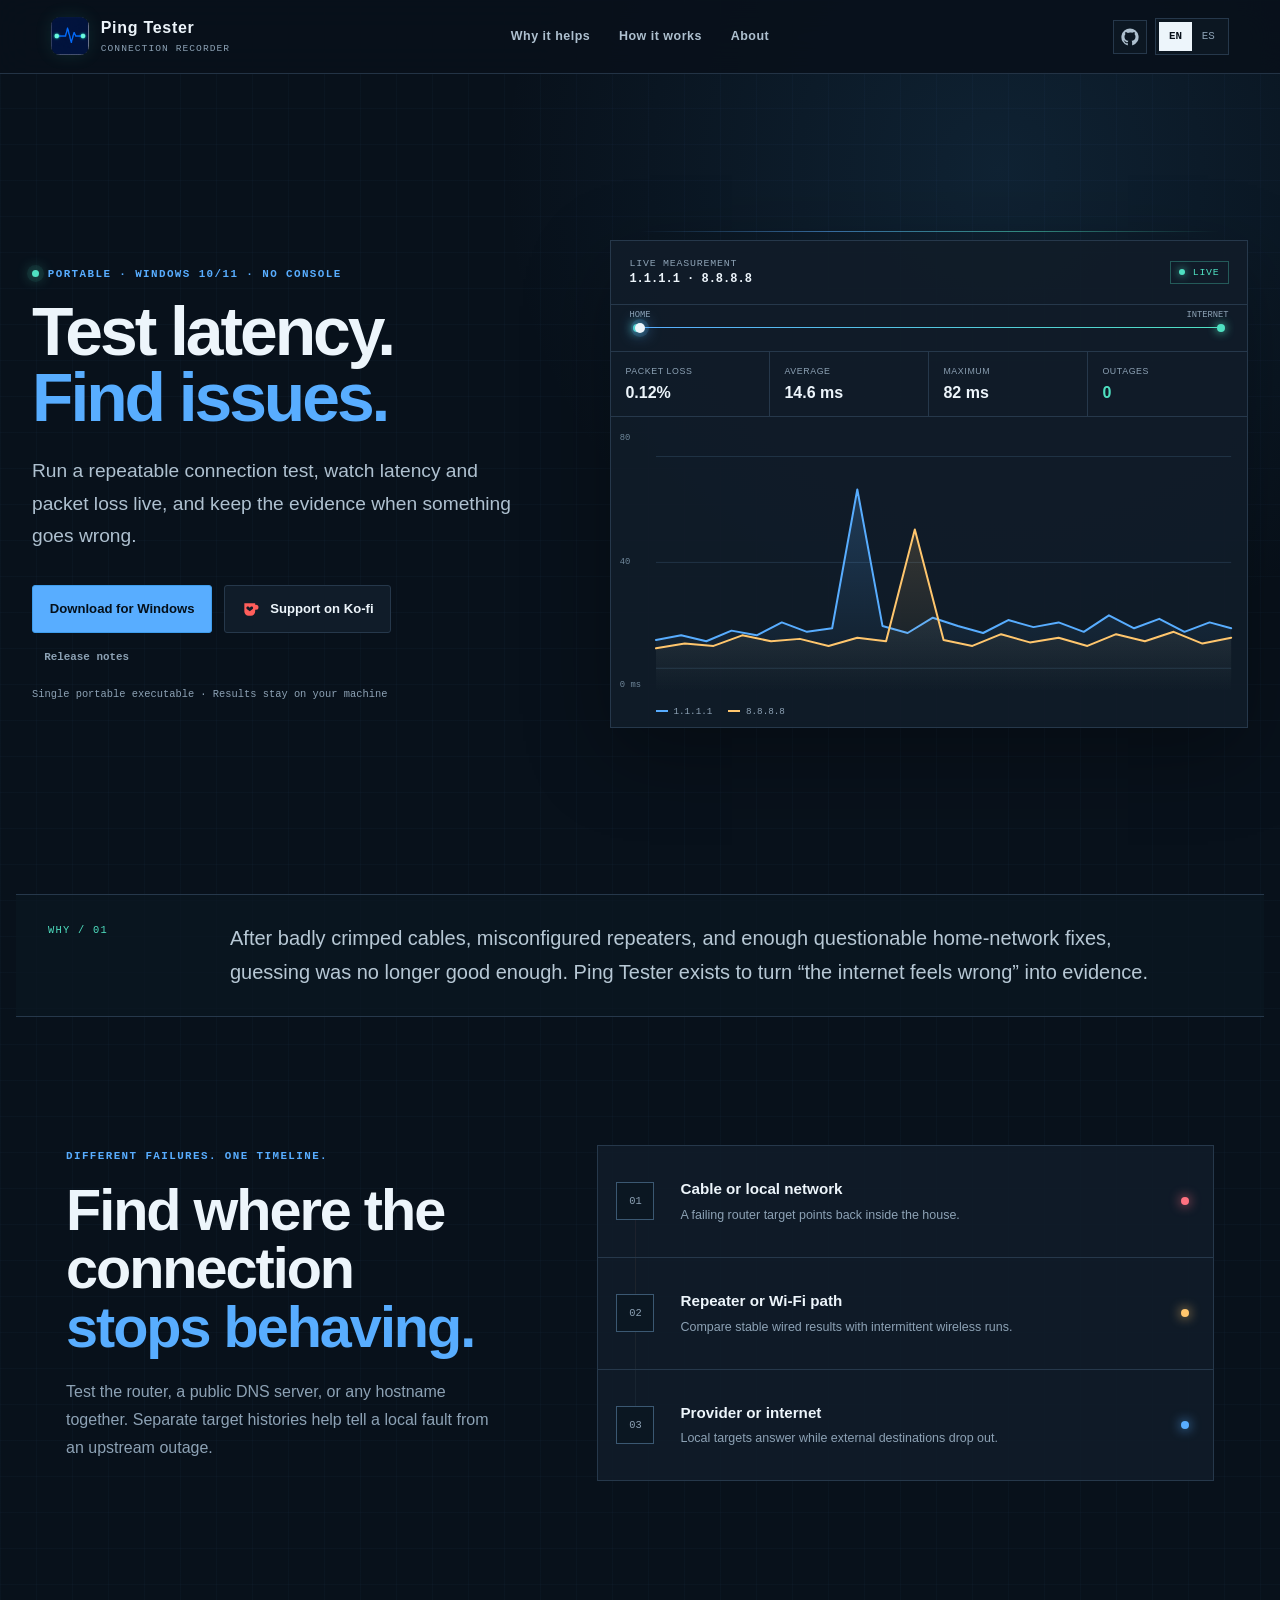
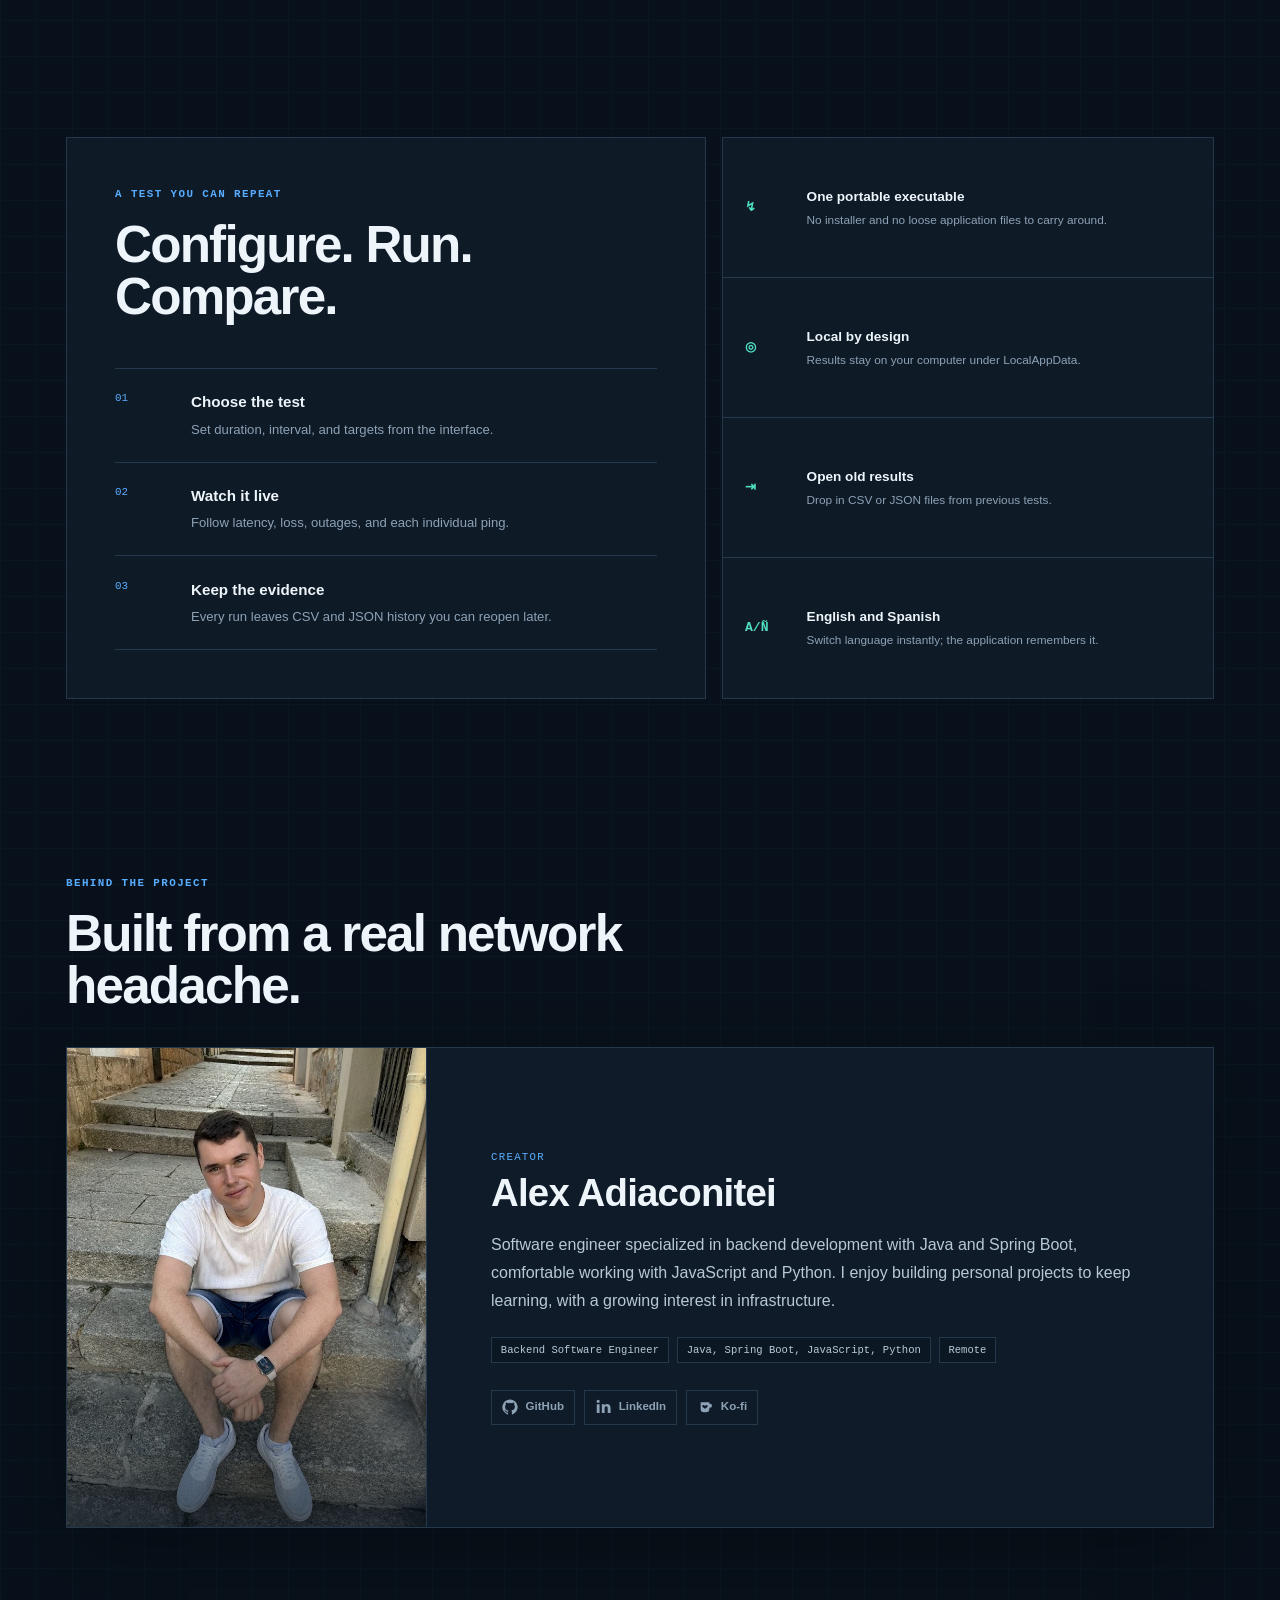
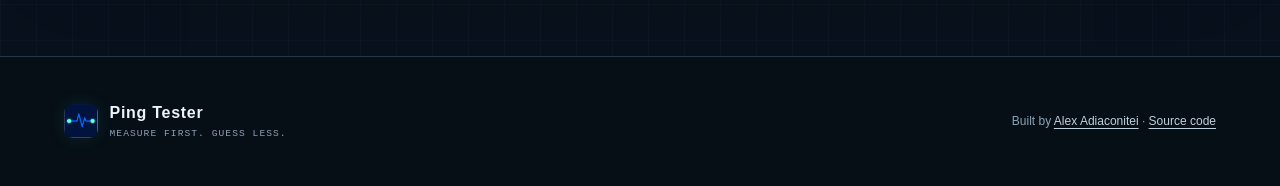
<file: index.html>
<!doctype html>
<html lang="en">
<head>
  <meta charset="utf-8">
  <meta name="viewport" content="width=device-width, initial-scale=1">
  <meta name="theme-color" content="#08111b">
  <meta name="description" content="Ping Tester records latency, packet loss, and connection outages from a portable Windows app.">
  <title>Ping Tester — See what your connection is doing</title>
  <link rel="icon" href="favicon.ico" sizes="any">
  <link rel="icon" href="assets/app-icon.png" type="image/png">
  <link rel="apple-touch-icon" href="assets/app-icon.png">
  <link rel="stylesheet" href="styles.css">
  <script src="app.js" defer></script>
</head>
<body>
  <a class="skip-link" href="#main" data-i18n="skip">Skip to content</a>

  <header class="site-header">
    <a class="brand" href="#top" aria-label="Ping Tester home">
      <img src="assets/app-icon.png" width="38" height="38" alt="">
      <span><strong>Ping Tester</strong><small data-i18n="brandTag">Connection recorder</small></span>
    </a>

    <nav class="main-nav" aria-label="Primary navigation">
      <a href="#diagnose" data-i18n="navDiagnose">Why it helps</a>
      <a href="#workflow" data-i18n="navWorkflow">How it works</a>
      <a href="#about" data-i18n="navAbout">About</a>
    </nav>

    <div class="header-actions">
      <a class="repository-link" href="https://github.com/AlexAdiaconitei/Ping-Tester" target="_blank" rel="noreferrer" aria-label="GitHub repository" title="GitHub">
        <svg viewBox="0 0 24 24" aria-hidden="true"><path d="M12 .7a11.5 11.5 0 0 0-3.64 22.41c.58.11.79-.25.79-.56v-2.24c-3.22.7-3.9-1.37-3.9-1.37-.53-1.34-1.29-1.7-1.29-1.7-1.05-.72.08-.7.08-.7 1.16.08 1.77 1.19 1.77 1.19 1.04 1.77 2.72 1.26 3.38.96.1-.75.4-1.26.74-1.55-2.57-.29-5.27-1.29-5.27-5.68 0-1.26.45-2.28 1.19-3.09-.12-.29-.52-1.47.11-3.05 0 0 .97-.31 3.16 1.18A10.98 10.98 0 0 1 12 6.09c.98 0 1.94.13 2.85.38 2.2-1.49 3.17-1.18 3.17-1.18.63 1.58.23 2.76.11 3.05.74.81 1.19 1.83 1.19 3.09 0 4.4-2.71 5.38-5.29 5.67.42.36.79 1.07.79 2.16v3.29c0 .31.21.68.8.56A11.5 11.5 0 0 0 12 .7Z"/></svg>
      </a>
      <div class="language-switch" role="group" aria-label="Language">
        <button type="button" data-language="en" class="active" aria-pressed="true">EN</button>
        <button type="button" data-language="es" aria-pressed="false">ES</button>
      </div>
    </div>
  </header>

  <main id="main">
    <section class="hero" id="top">
      <div class="hero-copy">
        <p class="eyebrow"><span class="status-dot"></span><span data-i18n="heroEyebrow">Portable · Windows 10/11 · No console</span></p>
        <h1 data-i18n-html="heroTitle">Your connection leaves a trace.<br><span>Ping Tester makes it visible.</span></h1>
        <p class="hero-lead" data-i18n="heroLead">Run a repeatable connection test, watch latency and packet loss live, and keep the evidence when something goes wrong.</p>
        <div class="hero-actions">
          <a class="button primary" id="downloadButton" href="#" data-i18n="download">Download for Windows</a>
          <a class="button secondary" href="https://ko-fi.com/K3Q5236GOO" target="_blank" rel="noreferrer">
            <svg aria-hidden="true" viewBox="0 0 24 24"><path d="M4 5h13v10a5 5 0 0 1-5 5H9a5 5 0 0 1-5-5V5Zm13 2v6h1a3 3 0 0 0 0-6h-1ZM8.1 9.1c-1.8 0-2.2 2.3-.8 3.3l3.2 2.3 3.2-2.3c1.4-1 .9-3.3-.8-3.3-1 0-1.6.7-2.4 1.4-.8-.7-1.4-1.4-2.4-1.4Z"/></svg>
            <span data-i18n="kofi">Support on Ko-fi</span>
          </a>
        </div>
        <div class="release-actions">
          <a class="button release-notes" id="releaseNotesButton" href="#" target="_blank" rel="noreferrer" data-i18n="releaseNotes">Release notes</a>
        </div>
        <p class="download-note" data-i18n="downloadNote">Single portable executable · Results stay on your machine</p>
      </div>

      <div class="hero-instrument" aria-label="Animated latency monitor preview">
        <div class="instrument-topline">
          <div><span data-i18n="liveMeasurement">Live measurement</span><strong>1.1.1.1 · 8.8.8.8</strong></div>
          <span class="live-chip"><i></i><span data-i18n="live">Live</span></span>
        </div>
        <div class="signal-route" aria-hidden="true">
          <span class="route-label home" data-i18n="home">Home</span>
          <i class="route-node start"></i><i class="route-line"></i><i class="route-pulse"></i><i class="route-node end"></i>
          <span class="route-label internet" data-i18n="internet">Internet</span>
        </div>
        <div class="metric-strip">
          <div><span data-i18n="packetLoss">Packet loss</span><strong>0.12%</strong></div>
          <div><span data-i18n="average">Average</span><strong>14.6 ms</strong></div>
          <div><span data-i18n="maximum">Maximum</span><strong>82 ms</strong></div>
          <div><span data-i18n="outages">Outages</span><strong class="healthy">0</strong></div>
        </div>
        <div class="chart-preview">
          <div class="chart-axis"><span>80</span><span>40</span><span>0 ms</span></div>
          <svg viewBox="0 0 640 220" preserveAspectRatio="none" role="img" aria-label="Sample latency timeline">
            <defs>
              <linearGradient id="areaBlue" x1="0" y1="0" x2="0" y2="1"><stop offset="0" stop-color="#58adff" stop-opacity=".22"/><stop offset="1" stop-color="#58adff" stop-opacity="0"/></linearGradient>
              <linearGradient id="areaAmber" x1="0" y1="0" x2="0" y2="1"><stop offset="0" stop-color="#ffc66d" stop-opacity=".16"/><stop offset="1" stop-color="#ffc66d" stop-opacity="0"/></linearGradient>
            </defs>
            <g class="chart-grid"><path d="M0 20H640M0 110H640M0 200H640"/></g>
            <path class="area blue" d="M0 176 28 172 56 177 84 168 112 172 140 161 168 169 196 166 224 48 252 164 280 170 308 157 336 164 364 170 392 159 420 165 448 161 476 169 504 155 532 166 560 158 588 169 616 161 640 166V220H0Z"/>
            <path class="trace blue" d="M0 176 28 172 56 177 84 168 112 172 140 161 168 169 196 166 224 48 252 164 280 170 308 157 336 164 364 170 392 159 420 165 448 161 476 169 504 155 532 166 560 158 588 169 616 161 640 166"/>
            <path class="area amber" d="M0 183 32 179 64 181 96 172 128 177 160 175 192 181 224 174 256 177 288 82 320 176 352 181 384 171 416 178 448 174 480 181 512 171 544 177 576 169 608 179 640 174V220H0Z"/>
            <path class="trace amber" d="M0 183 32 179 64 181 96 172 128 177 160 175 192 181 224 174 256 177 288 82 320 176 352 181 384 171 416 178 448 174 480 181 512 171 544 177 576 169 608 179 640 174"/>
          </svg>
          <div class="chart-legend"><span><i class="blue"></i>1.1.1.1</span><span><i class="amber"></i>8.8.8.8</span></div>
        </div>
      </div>
    </section>

    <section class="origin-note" aria-label="Project motivation">
      <span class="origin-index">WHY / 01</span>
      <p data-i18n="origin">After badly crimped cables, misconfigured repeaters, and enough questionable home-network fixes, guessing was no longer good enough. Ping Tester exists to turn “the internet feels wrong” into evidence.</p>
    </section>

    <section class="section diagnose" id="diagnose">
      <div class="section-heading">
        <p class="eyebrow" data-i18n="diagnoseEyebrow">Different failures. One timeline.</p>
        <h2 data-i18n-html="diagnoseTitle">Find where the connection<br><span>stops behaving.</span></h2>
        <p data-i18n="diagnoseCopy">Test the router, a public DNS server, or any hostname together. Separate target histories help tell a local fault from an upstream outage.</p>
      </div>
      <div class="fault-path">
        <article>
          <span class="fault-number">01</span>
          <div><h3 data-i18n="faultCable">Cable or local network</h3><p data-i18n="faultCableCopy">A failing router target points back inside the house.</p></div>
          <i class="fault-light coral"></i>
        </article>
        <article>
          <span class="fault-number">02</span>
          <div><h3 data-i18n="faultRepeater">Repeater or Wi-Fi path</h3><p data-i18n="faultRepeaterCopy">Compare stable wired results with intermittent wireless runs.</p></div>
          <i class="fault-light amber"></i>
        </article>
        <article>
          <span class="fault-number">03</span>
          <div><h3 data-i18n="faultProvider">Provider or internet</h3><p data-i18n="faultProviderCopy">Local targets answer while external destinations drop out.</p></div>
          <i class="fault-light blue"></i>
        </article>
      </div>
    </section>

    <section class="section workflow" id="workflow">
      <div class="workflow-panel">
        <div class="section-heading compact">
          <p class="eyebrow" data-i18n="workflowEyebrow">A test you can repeat</p>
          <h2 data-i18n="workflowTitle">Configure. Run. Compare.</h2>
        </div>
        <ol class="steps">
          <li><span>01</span><div><h3 data-i18n="stepConfigure">Choose the test</h3><p data-i18n="stepConfigureCopy">Set duration, interval, and targets from the interface.</p></div></li>
          <li><span>02</span><div><h3 data-i18n="stepWatch">Watch it live</h3><p data-i18n="stepWatchCopy">Follow latency, loss, outages, and each individual ping.</p></div></li>
          <li><span>03</span><div><h3 data-i18n="stepKeep">Keep the evidence</h3><p data-i18n="stepKeepCopy">Every run leaves CSV and JSON history you can reopen later.</p></div></li>
        </ol>
      </div>
      <div class="feature-stack">
        <article><span class="feature-icon">↯</span><div><h3 data-i18n="featurePortable">One portable executable</h3><p data-i18n="featurePortableCopy">No installer and no loose application files to carry around.</p></div></article>
        <article><span class="feature-icon">◎</span><div><h3 data-i18n="featureLocal">Local by design</h3><p data-i18n="featureLocalCopy">Results stay on your computer under LocalAppData.</p></div></article>
        <article><span class="feature-icon">⇥</span><div><h3 data-i18n="featureImport">Open old results</h3><p data-i18n="featureImportCopy">Drop in CSV or JSON files from previous tests.</p></div></article>
        <article><span class="feature-icon">A/Ñ</span><div><h3 data-i18n="featureLanguage">English and Spanish</h3><p data-i18n="featureLanguageCopy">Switch language instantly; the application remembers it.</p></div></article>
      </div>
    </section>

    <section class="section about-section" id="about">
      <div class="section-heading compact">
        <p class="eyebrow" data-i18n="aboutEyebrow">Behind the project</p>
        <h2 data-i18n="aboutTitle">Built from a real network headache.</h2>
      </div>
      <article class="about-card" id="aboutCard" aria-live="polite">
        <div class="about-photo-wrap">
          <img src="alex.webp" alt="Alex Adiaconitei" class="about-photo">
        </div>
        <div class="about-content">
          <p class="about-loading" data-i18n="aboutLoading">Loading profile…</p>
        </div>
      </article>
    </section>
  </main>

  <footer>
    <div class="brand footer-brand">
      <img src="assets/app-icon.png" width="34" height="34" alt="">
      <span><strong>Ping Tester</strong><small data-i18n="footerTag">Measure first. Guess less.</small></span>
    </div>
    <p><span data-i18n="footerBuilt">Built by</span> <a href="https://github.com/AlexAdiaconitei">Alex Adiaconitei</a> · <a href="https://github.com/AlexAdiaconitei" data-i18n="sourceCode">Source code</a></p>
  </footer>
</body>
</html>
</file>
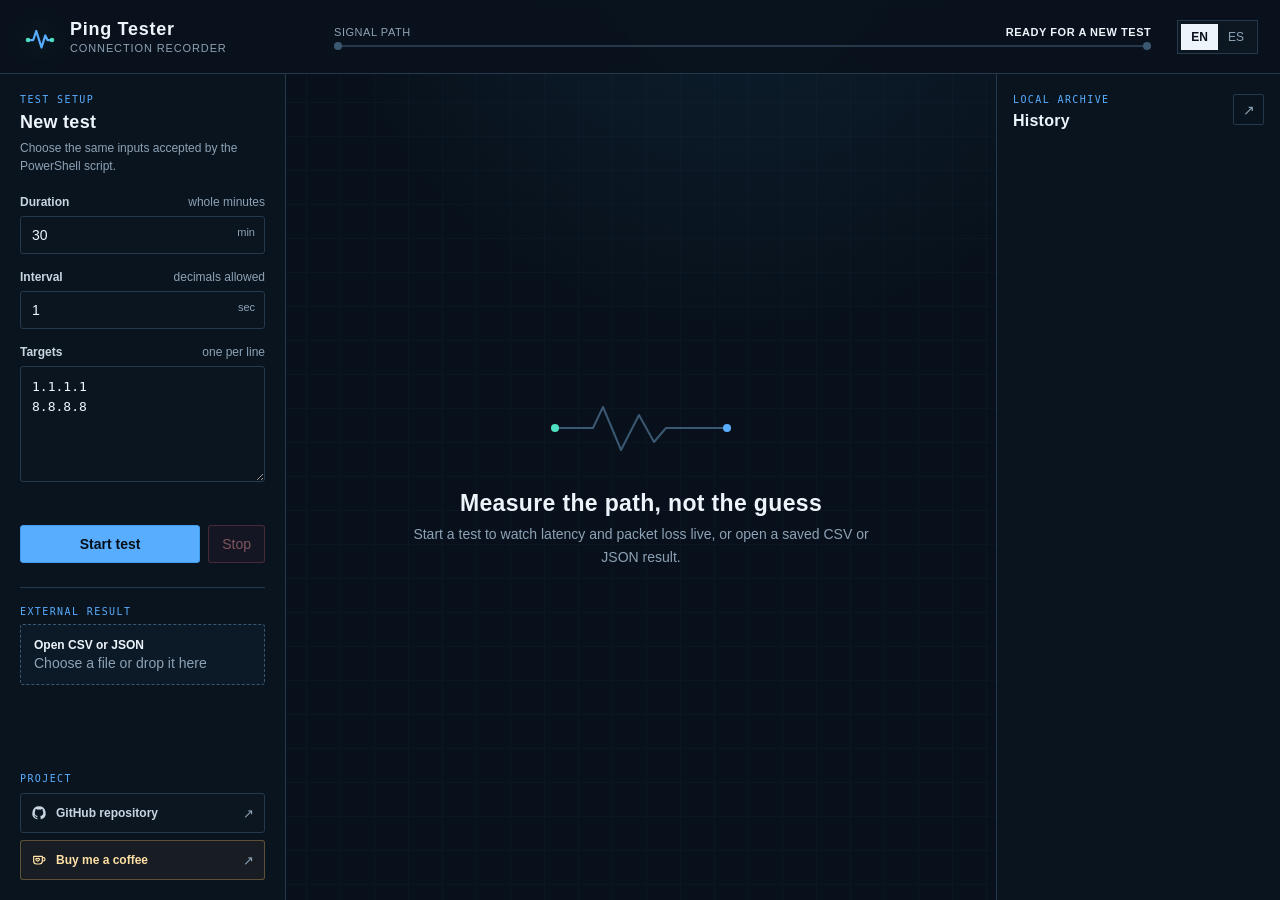
<file: src/app.html>
<!doctype html>
<html lang="en">
<head>
<meta charset="utf-8">
<meta name="viewport" content="width=device-width,initial-scale=1">
<title>Ping Tester</title>
<style>
:root {
  color-scheme: dark;
  --ink: #08111b;
  --panel: #101c29;
  --panel-2: #142231;
  --line: #26384b;
  --line-hot: #3b5872;
  --text: #edf5fb;
  --muted: #8da2b5;
  --blue: #58adff;
  --cyan: #4fe0c1;
  --coral: #ff7180;
  --amber: #ffc66d;
  --shadow: 0 22px 60px rgba(0, 0, 0, .28);
}
* { box-sizing: border-box; }
[hidden] { display: none !important; }
html, body { height: 100%; }
body {
  margin: 0;
  overflow: hidden;
  background:
    linear-gradient(rgba(88,173,255,.028) 1px, transparent 1px),
    linear-gradient(90deg, rgba(88,173,255,.028) 1px, transparent 1px),
    radial-gradient(circle at 58% -10%, rgba(48,117,167,.16), transparent 34%),
    var(--ink);
  background-size: 34px 34px, 34px 34px, auto, auto;
  color: var(--text);
  font-family: "Segoe UI Variable Text", "Segoe UI", sans-serif;
  font-size: 14px;
}
button, input, textarea, select { font: inherit; }
button { color: inherit; }
button:focus-visible, input:focus-visible, textarea:focus-visible, select:focus-visible {
  outline: 2px solid var(--blue);
  outline-offset: 2px;
}
button:disabled, input:disabled, textarea:disabled, select:disabled { opacity: .48; cursor: not-allowed; }
.app { height: 100%; display: grid; grid-template-rows: 74px minmax(0, 1fr); }
.mast {
  position: relative;
  display: grid;
  grid-template-columns: 286px minmax(300px, 1fr) auto;
  align-items: center;
  gap: 26px;
  padding: 0 22px;
  background: rgba(10, 19, 29, .93);
  border-bottom: 1px solid var(--line);
  backdrop-filter: blur(16px);
  z-index: 10;
}
.brand { display: flex; align-items: center; gap: 12px; min-width: 0; }
.brand-mark { width: 36px; height: 36px; flex: none; filter: drop-shadow(0 0 13px rgba(79,224,193,.18)); }
.brand strong {
  display: block;
  font-family: Bahnschrift, "Segoe UI", sans-serif;
  font-size: 18px;
  font-weight: 620;
  letter-spacing: .04em;
}
.brand small { display: block; margin-top: 2px; color: var(--muted); font-size: 11px; letter-spacing: .08em; text-transform: uppercase; }
.trace-status { min-width: 0; }
.trace-copy { display: flex; justify-content: space-between; gap: 16px; margin-bottom: 7px; color: var(--muted); font-size: 11px; letter-spacing: .05em; text-transform: uppercase; }
.trace-copy strong { color: var(--text); font-weight: 600; white-space: nowrap; overflow: hidden; text-overflow: ellipsis; }
.trace-rail { position: relative; height: 2px; background: var(--line); overflow: visible; }
.trace-rail::before, .trace-rail::after { content: ""; position: absolute; top: -3px; width: 8px; height: 8px; border-radius: 50%; background: var(--line-hot); }
.trace-rail::before { left: 0; } .trace-rail::after { right: 0; }
.trace-pulse { position: absolute; z-index: 1; top: -4px; left: 0; width: 10px; height: 10px; border-radius: 50%; background: var(--cyan); box-shadow: 0 0 0 4px rgba(79,224,193,.12), 0 0 18px var(--cyan); opacity: 0; }
.running .trace-rail { background: linear-gradient(90deg, var(--blue), var(--cyan)); }
.running .trace-pulse { opacity: 1; animation: travel 2.3s cubic-bezier(.4,0,.2,1) infinite; }
.stopping .trace-pulse { background: var(--amber); box-shadow: 0 0 0 4px rgba(255,198,109,.12), 0 0 18px var(--amber); }
@keyframes travel { 0% { left: 0; transform: scale(.72); } 48% { transform: scale(1); } 100% { left: calc(100% - 10px); transform: scale(.72); } }
.language { display: flex; padding: 3px; border: 1px solid var(--line); background: #0c1722; }
.language button { border: 0; padding: 6px 10px; background: transparent; color: var(--muted); cursor: pointer; font-size: 12px; }
.language button.active { color: var(--ink); background: var(--text); font-weight: 700; }
.workspace { min-height: 0; display: grid; grid-template-columns: 286px minmax(480px, 1fr) 284px; }
.sidebar, .history { min-height: 0; overflow-y: auto; background: rgba(11,21,32,.9); }
.sidebar { display: flex; flex-direction: column; border-right: 1px solid var(--line); padding: 20px; }
.history { border-left: 1px solid var(--line); padding: 20px 16px; }
.results { min-width: 0; min-height: 0; overflow-y: auto; padding: 24px; scroll-behavior: smooth; }
.eyebrow { margin: 0 0 7px; color: var(--blue); font-family: Consolas, monospace; font-size: 10px; letter-spacing: .14em; text-transform: uppercase; }
h1, h2, h3, p { margin-top: 0; }
h2 { margin-bottom: 6px; font-family: Bahnschrift, "Segoe UI", sans-serif; font-size: 18px; font-weight: 590; letter-spacing: .015em; }
.section-copy { margin-bottom: 20px; color: var(--muted); font-size: 12px; line-height: 1.5; }
.field { display: block; margin-bottom: 16px; }
.field > span { display: flex; justify-content: space-between; margin-bottom: 7px; color: #c8d6e1; font-size: 12px; }
.field em { color: var(--muted); font-style: normal; }
.field input, .field textarea, .filter-select {
  width: 100%; border: 1px solid var(--line); border-radius: 3px; background: #0a1520; color: var(--text); padding: 10px 11px;
}
.field input:hover, .field textarea:hover, .filter-select:hover { border-color: var(--line-hot); }
.field textarea { min-height: 116px; resize: vertical; line-height: 1.55; font-family: Consolas, monospace; font-size: 13px; }
.unit-input { position: relative; }
.unit-input input { padding-right: 58px; }
.unit-input b { position: absolute; right: 10px; top: 10px; color: var(--muted); font-size: 11px; font-weight: 500; pointer-events: none; }
.validation { min-height: 18px; margin: -4px 0 10px; color: var(--coral); font-size: 11px; }
.actions { display: grid; grid-template-columns: 1fr auto; gap: 8px; }
.btn { border: 1px solid var(--line); border-radius: 3px; padding: 10px 13px; background: var(--panel-2); cursor: pointer; transition: border-color .14s, background .14s, transform .14s; }
.btn:hover:not(:disabled) { border-color: var(--line-hot); background: #192b3d; }
.btn:active:not(:disabled) { transform: translateY(1px); }
.btn.primary { border-color: #3f9dec; background: var(--blue); color: #05101a; font-weight: 750; }
.btn.primary:hover:not(:disabled) { background: #76bbff; }
.btn.danger { border-color: rgba(255,113,128,.46); background: rgba(255,113,128,.09); color: #ff9aa5; }
.file-zone { margin-top: 24px; padding-top: 18px; border-top: 1px solid var(--line); }
.file-zone input { display: none; }
.file-drop { display: block; width: 100%; border: 1px dashed var(--line-hot); border-radius: 3px; padding: 13px; background: rgba(88,173,255,.035); color: var(--muted); text-align: left; cursor: pointer; }
.file-drop strong { display: block; margin-bottom: 3px; color: var(--text); font-size: 12px; }
.file-drop.over { border-color: var(--blue); background: rgba(88,173,255,.1); }
.file-drop.disabled { opacity: .45; pointer-events: none; }
.sidebar-links { margin-top: auto; padding-top: 24px; }
.sidebar-links .eyebrow { margin-bottom: 9px; }
.sidebar-link { display: flex; align-items: center; gap: 9px; min-height: 40px; border: 1px solid var(--line); border-radius: 3px; padding: 9px 10px; background: rgba(12,23,34,.72); color: #c8d6e1; font-size: 12px; font-weight: 600; text-decoration: none; transition: border-color .14s, background .14s, color .14s, transform .14s; }
.sidebar-link + .sidebar-link { margin-top: 7px; }
.sidebar-link svg { width: 16px; height: 16px; flex: none; }
.sidebar-link .external-mark { margin-left: auto; color: var(--muted); font-size: 13px; font-weight: 400; }
.sidebar-link:hover { border-color: var(--line-hot); background: #132435; color: var(--text); }
.sidebar-link:active { transform: translateY(1px); }
.sidebar-link:focus-visible { outline: 2px solid var(--blue); outline-offset: 2px; }
.sidebar-link.support { border-color: rgba(255,198,109,.3); background: rgba(255,198,109,.055); color: #ffe0a6; }
.sidebar-link.support:hover { border-color: rgba(255,198,109,.62); background: rgba(255,198,109,.11); color: #ffebc4; }
.empty { min-height: calc(100vh - 123px); display: grid; place-items: center; text-align: center; }
.empty-inner { max-width: 470px; }
.empty-diagram { width: 190px; height: 72px; margin: 0 auto 24px; color: var(--line-hot); }
.empty h2 { font-size: 23px; }
.empty p { color: var(--muted); line-height: 1.6; }
.dashboard[hidden], .empty[hidden] { display: none; }
.dataset-head { display: flex; align-items: flex-end; justify-content: space-between; gap: 18px; margin-bottom: 18px; }
.dataset-title { min-width: 0; }
.dataset-title h2 { margin: 0; white-space: nowrap; overflow: hidden; text-overflow: ellipsis; }
.dataset-title p { margin: 5px 0 0; color: var(--muted); font-size: 12px; }
.live-badge { flex: none; display: inline-flex; gap: 7px; align-items: center; border: 1px solid rgba(79,224,193,.3); padding: 6px 9px; color: var(--cyan); font: 11px Consolas, monospace; text-transform: uppercase; }
.live-badge i { width: 6px; height: 6px; border-radius: 50%; background: currentColor; box-shadow: 0 0 8px currentColor; }
.metrics { display: grid; grid-template-columns: repeat(7, minmax(96px, 1fr)); border: 1px solid var(--line); background: var(--panel); box-shadow: var(--shadow); }
.metric { min-width: 0; padding: 13px 14px 14px; border-top: 2px solid transparent; border-right: 1px solid var(--line); }
.metric:last-child { border-right: 0; }
.metric.good { border-top-color: var(--cyan); } .metric.bad { border-top-color: var(--coral); }
.metric span { display: block; margin-bottom: 7px; color: var(--muted); font-size: 10px; letter-spacing: .07em; text-transform: uppercase; white-space: nowrap; overflow: hidden; text-overflow: ellipsis; }
.metric strong { display: block; font: 600 19px Bahnschrift, "Segoe UI", sans-serif; white-space: nowrap; }
.panel { margin-top: 16px; border: 1px solid var(--line); background: rgba(16,28,41,.93); box-shadow: var(--shadow); }
.panel-head { min-height: 51px; display: flex; align-items: center; justify-content: space-between; gap: 16px; padding: 10px 14px; border-bottom: 1px solid var(--line); }
.panel-head h3 { margin: 0; font-size: 13px; font-weight: 650; }
.panel-tools { display: flex; gap: 7px; align-items: center; flex-wrap: wrap; justify-content: flex-end; }
.target-filter { border: 1px solid var(--line); border-radius: 2px; padding: 5px 8px; background: transparent; color: var(--muted); cursor: pointer; font-size: 11px; }
.target-filter.active { border-color: var(--target-color, var(--blue)); color: var(--text); box-shadow: inset 0 -2px var(--target-color, var(--blue)); }
.chart-box { position: relative; height: 310px; padding: 12px 12px 8px; }
#chart { width: 100%; height: 100%; display: block; }
.chart-tip { position: absolute; z-index: 3; display: none; pointer-events: none; min-width: 150px; border: 1px solid var(--line-hot); padding: 8px 10px; background: rgba(6,14,22,.96); box-shadow: var(--shadow); font-size: 11px; line-height: 1.55; }
.chart-tip strong { color: var(--text); } .chart-tip .ok { color: var(--cyan); } .chart-tip .fail { color: var(--coral); }
.outage-list { max-height: 220px; overflow: auto; }
.outage-row { display: grid; grid-template-columns: minmax(100px, .9fr) 1.2fr 1.2fr .75fr .6fr; gap: 12px; align-items: center; padding: 9px 14px; border-bottom: 1px solid rgba(38,56,75,.72); font-size: 12px; }
.outage-row:last-child { border-bottom: 0; }
.outage-row.head { position: sticky; top: 0; z-index: 1; background: var(--panel-2); color: var(--muted); font-size: 10px; letter-spacing: .06em; text-transform: uppercase; }
.outage-row .target { font-family: Consolas, monospace; color: var(--coral); }
.no-outages { padding: 18px 14px; color: var(--muted); font-size: 12px; }
.table-filters { display: grid; grid-template-columns: 150px 130px; gap: 8px; }
.filter-select { padding: 6px 8px; font-size: 11px; }
.table-wrap { overflow-x: auto; }
table { width: 100%; border-collapse: collapse; font-size: 12px; }
th { padding: 9px 12px; background: var(--panel-2); color: var(--muted); font-size: 10px; font-weight: 600; letter-spacing: .06em; text-align: left; text-transform: uppercase; white-space: nowrap; }
td { padding: 8px 12px; border-top: 1px solid rgba(38,56,75,.68); white-space: nowrap; }
td.error-cell { max-width: 280px; overflow: hidden; color: #ff9aa5; text-overflow: ellipsis; }
.status-pill { display: inline-flex; align-items: center; gap: 6px; font-size: 10px; font-weight: 700; text-transform: uppercase; }
.status-pill::before { content: ""; width: 6px; height: 6px; border-radius: 50%; background: currentColor; }
.status-pill.ok { color: var(--cyan); } .status-pill.fail { color: var(--coral); }
.pagination { display: flex; align-items: center; justify-content: space-between; padding: 10px 12px; border-top: 1px solid var(--line); color: var(--muted); font-size: 11px; }
.pagination div { display: flex; gap: 6px; }
.pagination button { min-width: 30px; border: 1px solid var(--line); border-radius: 2px; padding: 5px 8px; background: #0a1520; cursor: pointer; }
.history-head { display: flex; align-items: flex-start; justify-content: space-between; gap: 10px; margin-bottom: 14px; }
.history-head h2 { margin: 0; font-size: 16px; }
.icon-btn { width: 31px; height: 31px; display: grid; place-items: center; flex: none; border: 1px solid var(--line); border-radius: 2px; background: transparent; color: var(--muted); cursor: pointer; }
.icon-btn:hover:not(:disabled) { color: var(--text); border-color: var(--line-hot); }
.history-list { display: grid; gap: 8px; }
.history-empty { padding: 24px 9px; border-top: 1px solid var(--line); color: var(--muted); font-size: 12px; line-height: 1.6; }
.history-item { position: relative; width: 100%; border: 1px solid var(--line); border-radius: 3px; padding: 11px 36px 11px 11px; background: rgba(16,28,41,.72); color: inherit; text-align: left; cursor: pointer; }
.history-item:hover:not(:disabled) { border-color: var(--line-hot); background: var(--panel-2); }
.history-item.active { border-color: var(--blue); box-shadow: inset 2px 0 var(--blue); }
.history-item time { display: block; margin-bottom: 7px; font: 12px Consolas, monospace; color: var(--text); }
.history-meta { display: flex; align-items: center; gap: 7px; color: var(--muted); font-size: 10px; }
.run-state { display: inline-flex; align-items: center; gap: 5px; }
.run-state::before { content: ""; width: 6px; height: 6px; border-radius: 50%; background: var(--cyan); }
.run-state.stopped::before { background: var(--amber); } .run-state.incomplete::before { background: var(--coral); }
.delete-run { position: absolute; right: 7px; top: 8px; width: 25px; height: 25px; display: grid; place-items: center; border: 0; background: transparent; color: #71889b; cursor: pointer; }
.delete-run:hover:not(:disabled) { color: var(--coral); }
.toast { position: fixed; z-index: 30; right: 18px; bottom: 18px; max-width: 430px; border: 1px solid var(--line-hot); border-left: 3px solid var(--blue); padding: 11px 14px; background: #0b1722; box-shadow: var(--shadow); transform: translateY(16px); opacity: 0; pointer-events: none; transition: .18s; }
.toast.show { transform: translateY(0); opacity: 1; } .toast.error { border-left-color: var(--coral); }
@media (max-width: 1220px) {
  .workspace { grid-template-columns: 272px minmax(440px, 1fr) 250px; }
  .metrics { grid-template-columns: repeat(4, 1fr); }
  .metric:nth-child(4) { border-right: 0; } .metric:nth-child(-n+4) { border-bottom: 1px solid var(--line); }
}
@media (max-width: 1020px) {
  body { overflow: auto; }
  .app { height: auto; min-height: 100%; }
  .mast { grid-template-columns: 250px 1fr auto; }
  .workspace { grid-template-columns: 265px minmax(0, 1fr); }
  .history { grid-column: 1 / -1; border-left: 0; border-top: 1px solid var(--line); overflow: visible; }
  .history-list { grid-template-columns: repeat(auto-fill, minmax(210px, 1fr)); }
  .results, .sidebar { overflow: visible; }
}
@media (prefers-reduced-motion: reduce) { *, *::before, *::after { animation-duration: .001ms !important; animation-iteration-count: 1 !important; scroll-behavior: auto !important; transition-duration: .001ms !important; } }
</style>
</head>
<body>
<div class="app" id="app">
  <header class="mast">
    <div class="brand">
      <svg class="brand-mark" viewBox="0 0 48 48" aria-hidden="true">
        <path d="M8 28h7l4-12 7 22 5-16 3 6h6" fill="none" stroke="#58adff" stroke-width="3" stroke-linecap="round" stroke-linejoin="round"/>
        <circle cx="8" cy="28" r="3" fill="#4fe0c1"/><circle cx="40" cy="28" r="3" fill="#4fe0c1"/>
      </svg>
      <div><strong>Ping Tester</strong><small data-i18n="brandTag">Connection recorder</small></div>
    </div>
    <div class="trace-status">
      <div class="trace-copy"><span data-i18n="signalPath">Signal path</span><strong id="mastStatus">Ready for a new test</strong></div>
      <div class="trace-rail"><i class="trace-pulse"></i></div>
    </div>
    <div class="language" role="group" aria-label="Language">
      <button type="button" data-lang="en" class="active">EN</button><button type="button" data-lang="es">ES</button>
    </div>
  </header>

  <div class="workspace">
    <aside class="sidebar">
      <p class="eyebrow" data-i18n="configureEyebrow">Test setup</p>
      <h2 data-i18n="newTest">New test</h2>
      <p class="section-copy" data-i18n="setupHelp">Choose the same inputs accepted by the PowerShell script.</p>
      <form id="runForm" novalidate>
        <label class="field"><span><b data-i18n="duration">Duration</b><em data-i18n="wholeMinutes">whole minutes</em></span><div class="unit-input"><input id="duration" type="number" min="1" step="1" value="30"><b data-i18n="minUnit">min</b></div></label>
        <label class="field"><span><b data-i18n="interval">Interval</b><em data-i18n="decimalsAllowed">decimals allowed</em></span><div class="unit-input"><input id="interval" inputmode="decimal" value="1"><b data-i18n="secUnit">sec</b></div></label>
        <label class="field"><span><b data-i18n="targets">Targets</b><em data-i18n="onePerLine">one per line</em></span><textarea id="targets" spellcheck="false">1.1.1.1&#10;8.8.8.8</textarea></label>
        <div class="validation" id="validation" role="alert"></div>
        <div class="actions">
          <button class="btn primary" id="startButton" type="submit" data-i18n="startTest">Start test</button>
          <button class="btn danger" id="stopButton" type="button" disabled data-i18n="stop">Stop</button>
        </div>
      </form>
      <div class="file-zone">
        <p class="eyebrow" data-i18n="externalEyebrow">External result</p>
        <input id="fileInput" type="file" accept=".csv,.json">
        <button type="button" class="file-drop" id="fileDrop">
          <strong data-i18n="openResult">Open CSV or JSON</strong>
          <span data-i18n="dropHint">Choose a file or drop it here</span>
        </button>
      </div>
      <div class="sidebar-links">
        <p class="eyebrow" data-i18n="projectLinks">Project</p>
        <a class="sidebar-link" href="https://github.com/AlexAdiaconitei/ping-tester" target="_blank" rel="noopener noreferrer" data-external="repository">
          <svg viewBox="0 0 24 24" aria-hidden="true"><path fill="currentColor" d="M12 2a10 10 0 0 0-3.16 19.49c.5.09.68-.22.68-.48v-1.86c-2.78.6-3.37-1.18-3.37-1.18-.45-1.16-1.11-1.47-1.11-1.47-.91-.62.07-.61.07-.61 1 .07 1.53 1.03 1.53 1.03.9 1.53 2.35 1.09 2.92.83.09-.65.35-1.09.64-1.34-2.22-.25-4.55-1.11-4.55-4.94 0-1.09.39-1.98 1.03-2.68-.1-.25-.45-1.27.1-2.64 0 0 .84-.27 2.75 1.02A9.6 9.6 0 0 1 12 6.84a9.6 9.6 0 0 1 2.5.34c1.91-1.29 2.75-1.02 2.75-1.02.55 1.37.2 2.39.1 2.64.64.7 1.03 1.59 1.03 2.68 0 3.84-2.34 4.68-4.57 4.93.36.31.68.92.68 1.86V21c0 .27.18.58.69.48A10 10 0 0 0 12 2Z"/></svg>
          <span data-i18n="githubRepository">GitHub repository</span>
          <span class="external-mark" aria-hidden="true">↗</span>
        </a>
        <a class="sidebar-link support" href="https://ko-fi.com/K3Q5236GOO" target="_blank" rel="noopener noreferrer" data-external="koFi">
          <svg viewBox="0 0 24 24" aria-hidden="true"><path fill="none" stroke="currentColor" stroke-width="1.8" stroke-linecap="round" stroke-linejoin="round" d="M4 6.5h13v7a4.5 4.5 0 0 1-4.5 4.5h-4A4.5 4.5 0 0 1 4 13.5v-7Zm13 2h1.5a2.5 2.5 0 0 1 0 5H17M7.5 10.1c.8-1.1 2.3-.6 2.5.4.2-1 1.7-1.5 2.5-.4.9 1.3-.4 2.5-2.5 3.8-2.1-1.3-3.4-2.5-2.5-3.8Z"/></svg>
          <span data-i18n="buyCoffee">Buy me a coffee</span>
          <span class="external-mark" aria-hidden="true">↗</span>
        </a>
      </div>
    </aside>

    <main class="results">
      <section class="empty" id="emptyState">
        <div class="empty-inner">
          <svg class="empty-diagram" viewBox="0 0 190 72" aria-hidden="true">
            <path d="M9 37h38l10-21 18 43 18-35 15 27 12-14h61" fill="none" stroke="currentColor" stroke-width="2" stroke-linecap="round" stroke-linejoin="round"/>
            <circle cx="9" cy="37" r="4" fill="#4fe0c1"/><circle cx="181" cy="37" r="4" fill="#58adff"/>
          </svg>
          <h2 data-i18n="emptyTitle">Measure the path, not the guess</h2>
          <p data-i18n="emptyCopy">Start a test to watch latency and packet loss live, or open a saved CSV or JSON result.</p>
        </div>
      </section>

      <section class="dashboard" id="dashboard" hidden>
        <div class="dataset-head">
          <div class="dataset-title"><p class="eyebrow" id="sourceEyebrow">Live measurement</p><h2 id="datasetName">Current test</h2><p id="datasetDetail"></p></div>
          <div class="live-badge" id="liveBadge" hidden><i></i><span data-i18n="live">Live</span></div>
        </div>
        <div class="metrics" id="metrics"></div>

        <section class="panel">
          <div class="panel-head"><h3 data-i18n="latencyTimeline">Latency timeline</h3><div class="panel-tools" id="chartTargets"></div></div>
          <div class="chart-box" id="chartBox"><canvas id="chart"></canvas><div class="chart-tip" id="chartTip"></div></div>
        </section>

        <section class="panel">
          <div class="panel-head"><h3 data-i18n="outagesByTarget">Outages by target</h3><span id="outageCount" class="eyebrow"></span></div>
          <div class="outage-list" id="outageList"></div>
        </section>

        <section class="panel">
          <div class="panel-head">
            <h3 data-i18n="pingSamples">Ping samples</h3>
            <div class="table-filters">
              <select class="filter-select" id="tableTarget" aria-label="Target filter"></select>
              <select class="filter-select" id="tableStatus" aria-label="Status filter"><option value="all" data-i18n="allStates">All states</option><option value="ok" data-i18n="successful">Successful</option><option value="fail" data-i18n="failed">Failed</option></select>
            </div>
          </div>
          <div class="table-wrap"><table><thead><tr><th data-i18n="time">Time</th><th data-i18n="target">Target</th><th data-i18n="status">Status</th><th data-i18n="latency">Latency</th><th data-i18n="error">Error</th></tr></thead><tbody id="sampleRows"></tbody></table></div>
          <div class="pagination"><span id="pageSummary"></span><div><button id="prevPage" type="button" aria-label="Previous page">←</button><button id="nextPage" type="button" aria-label="Next page">→</button></div></div>
        </section>
      </section>
    </main>

    <aside class="history">
      <div class="history-head"><div><p class="eyebrow" data-i18n="archiveEyebrow">Local archive</p><h2 data-i18n="history">History</h2></div><button class="icon-btn" id="openFolder" type="button" title="Open results folder" aria-label="Open results folder">↗</button></div>
      <div class="history-list" id="historyList"></div>
    </aside>
  </div>
</div>
<div class="toast" id="toast" role="status"></div>

<script>
'use strict';
const I18N = {
  en: {
    brandTag:'Connection recorder', signalPath:'Signal path', ready:'Ready for a new test', running:'Testing {targets}', stopping:'Stopping safely…', completed:'Test completed', stopped:'Test stopped', incomplete:'Test incomplete',
    configureEyebrow:'Test setup', newTest:'New test', setupHelp:'Choose the same inputs accepted by the PowerShell script.', duration:'Duration', wholeMinutes:'whole minutes', minUnit:'min', interval:'Interval', decimalsAllowed:'decimals allowed', secUnit:'sec', targets:'Targets', onePerLine:'one per line', startTest:'Start test', stop:'Stop',
    externalEyebrow:'External result', openResult:'Open CSV or JSON', dropHint:'Choose a file or drop it here', projectLinks:'Project', githubRepository:'GitHub repository', buyCoffee:'Buy me a coffee', emptyTitle:'Measure the path, not the guess', emptyCopy:'Start a test to watch latency and packet loss live, or open a saved CSV or JSON result.',
    liveMeasurement:'Live measurement', savedRun:'Saved run', externalFile:'External file', currentTest:'Current test', live:'Live', latencyTimeline:'Latency timeline', outagesByTarget:'Outages by target', pingSamples:'Ping samples',
    allTargets:'All targets', allStates:'All states', successful:'Successful', failed:'Failed', time:'Time', target:'Target', status:'Status', latency:'Latency', error:'Error', ok:'OK', fail:'Failed',
    samples:'Samples', packetLoss:'Packet loss', average:'Average', minimum:'Minimum', maximum:'Maximum', outages:'Outages', elapsed:'Elapsed',
    noOutages:'No outage has reached two consecutive failures for the same target.', outageTarget:'Target', outageStart:'Start', outageEnd:'Last failure', outageDuration:'Duration', failedPings:'Failed pings',
    page:'Page {page} of {pages}', rows:'{from}–{to} of {total}', archiveEyebrow:'Local archive', history:'History', historyEmpty:'No local tests yet. Completed and recoverable runs will appear here.', openFolder:'Open results folder',
    stateCompleted:'Completed', stateStopped:'Stopped', stateIncomplete:'Incomplete', deleteRun:'Delete run', confirmDelete:'Move this run’s CSV and JSON files to the Recycle Bin?',
    validationDuration:'Enter a positive whole number of minutes.', validationInterval:'Enter a positive interval in seconds.', validationTargets:'Enter at least one target, one per line.', validationTargetWhitespace:'Targets cannot contain spaces.',
    fileType:'Choose a CSV or JSON file.', fileRead:'This result file could not be read.', emptyFile:'The file contains no valid ping samples.', busyHistory:'Finish or stop the current test before opening history.',
    operationFailed:'The operation could not be completed.', unknownAction:'The application received an unknown command.', testFailed:'The test ended before producing complete results.', noResponse:'No response / timeout', statusCode:'Status code {code}',
    loadedSamples:'{count} samples · {targets} targets', justNow:'just now', durationSeconds:'{value}s', durationMinutes:'{value}m {seconds}s'
  },
  es: {
    brandTag:'Registro de conexión', signalPath:'Ruta de señal', ready:'Lista para una nueva prueba', running:'Probando {targets}', stopping:'Deteniendo de forma segura…', completed:'Prueba completada', stopped:'Prueba detenida', incomplete:'Prueba incompleta',
    configureEyebrow:'Configuración', newTest:'Nueva prueba', setupHelp:'Elige los mismos parámetros que acepta el script de PowerShell.', duration:'Duración', wholeMinutes:'minutos enteros', minUnit:'min', interval:'Intervalo', decimalsAllowed:'admite decimales', secUnit:'s', targets:'Destinos', onePerLine:'uno por línea', startTest:'Iniciar prueba', stop:'Detener',
    externalEyebrow:'Resultado externo', openResult:'Abrir CSV o JSON', dropHint:'Elige un fichero o arrástralo aquí', projectLinks:'Proyecto', githubRepository:'Repositorio en GitHub', buyCoffee:'Invítame a un café', emptyTitle:'Mide la ruta, no la intuición', emptyCopy:'Inicia una prueba para observar latencia y pérdida en vivo, o abre un resultado CSV o JSON guardado.',
    liveMeasurement:'Medición en vivo', savedRun:'Ejecución guardada', externalFile:'Fichero externo', currentTest:'Prueba actual', live:'En vivo', latencyTimeline:'Evolución de latencia', outagesByTarget:'Cortes por destino', pingSamples:'Muestras de ping',
    allTargets:'Todos los destinos', allStates:'Todos los estados', successful:'Correctos', failed:'Fallidos', time:'Hora', target:'Destino', status:'Estado', latency:'Latencia', error:'Error', ok:'OK', fail:'Fallo',
    samples:'Muestras', packetLoss:'Pérdida', average:'Media', minimum:'Mínima', maximum:'Máxima', outages:'Cortes', elapsed:'Transcurrido',
    noOutages:'Ningún corte ha alcanzado dos fallos consecutivos para el mismo destino.', outageTarget:'Destino', outageStart:'Inicio', outageEnd:'Último fallo', outageDuration:'Duración', failedPings:'Pings fallidos',
    page:'Página {page} de {pages}', rows:'{from}–{to} de {total}', archiveEyebrow:'Archivo local', history:'Histórico', historyEmpty:'Todavía no hay pruebas locales. Aquí aparecerán las ejecuciones completadas y recuperables.', openFolder:'Abrir carpeta de resultados',
    stateCompleted:'Completada', stateStopped:'Detenida', stateIncomplete:'Incompleta', deleteRun:'Eliminar ejecución', confirmDelete:'¿Mover los CSV y JSON de esta ejecución a la Papelera?',
    validationDuration:'Introduce un número entero positivo de minutos.', validationInterval:'Introduce un intervalo positivo en segundos.', validationTargets:'Introduce al menos un destino, uno por línea.', validationTargetWhitespace:'Los destinos no pueden contener espacios.',
    fileType:'Elige un fichero CSV o JSON.', fileRead:'No se pudo leer este fichero de resultados.', emptyFile:'El fichero no contiene muestras de ping válidas.', busyHistory:'Termina o detén la prueba actual antes de abrir el histórico.',
    operationFailed:'No se pudo completar la operación.', unknownAction:'La aplicación recibió una orden desconocida.', testFailed:'La prueba terminó sin producir resultados completos.', noResponse:'Sin respuesta / timeout', statusCode:'Código de estado {code}',
    loadedSamples:'{count} muestras · {targets} destinos', justNow:'ahora', durationSeconds:'{value}s', durationMinutes:'{value}min {seconds}s'
  }
};
const palette = ['#58adff','#ffc66d','#b890ff','#4fe0c1','#ff8fb7','#7dd7ff','#a8d36d','#ff9d66'];
const state = { lang:'en', running:false, stopping:false, records:[], history:[], source:null, sourceId:null, sourceName:'', chartTargets:new Set(), knownChartTargets:new Set(), tableTarget:'all', tableStatus:'all', page:1, pageSize:100 };
const $ = id => document.getElementById(id);
const app = $('app'), form = $('runForm'), durationInput = $('duration'), intervalInput = $('interval'), targetsInput = $('targets'), validation = $('validation');
const startButton = $('startButton'), stopButton = $('stopButton'), fileDrop = $('fileDrop'), fileInput = $('fileInput'), dashboard = $('dashboard'), emptyState = $('emptyState');
const chart = $('chart'), chartBox = $('chartBox'), chartTip = $('chartTip');
let chartPoints = [], renderQueued = false, toastTimer;
function t(key, vars={}) { let value = I18N[state.lang][key] ?? I18N.en[key] ?? key; for (const [name,replacement] of Object.entries(vars)) value = value.replaceAll(`{${name}}`, replacement); return value; }
function locale() { return state.lang === 'es' ? 'es-ES' : 'en-US'; }
function host(action, payload={}) { if (window.chrome?.webview) window.chrome.webview.postMessage({action,payload}); }
function escapeHtml(value) { return String(value ?? '').replace(/[&<>'"]/g, char => ({'&':'&amp;','<':'&lt;','>':'&gt;',"'":'&#39;','"':'&quot;'}[char])); }
function formatDate(value, includeDate=true) { const date = value instanceof Date ? value : new Date(value); if (Number.isNaN(date.getTime())) return '—'; return new Intl.DateTimeFormat(locale(), includeDate ? {dateStyle:'short',timeStyle:'medium'} : {timeStyle:'medium'}).format(date); }
function formatNumber(value, digits=0) { return new Intl.NumberFormat(locale(), {minimumFractionDigits:digits,maximumFractionDigits:digits}).format(value); }
function formatDuration(ms) { const seconds = Math.max(0, Math.round(ms/1000)); if (seconds < 60) return t('durationSeconds',{value:formatNumber(seconds)}); return t('durationMinutes',{value:formatNumber(Math.floor(seconds/60)),seconds:formatNumber(seconds%60)}); }
function localizedError(message) { if (!message) return ''; if (/^Sin respuesta\s*\/\s*timeout$/i.test(message) || /^No response\s*\/\s*timeout$/i.test(message)) return t('noResponse'); const match = /^StatusCode\s+(\d+)$/i.exec(message) || /^Status code\s+(\d+)$/i.exec(message) || /^Código de estado\s+(\d+)$/i.exec(message); return match ? t('statusCode',{code:match[1]}) : message; }
function setLanguage(lang, persist=true) { state.lang = lang === 'es' ? 'es' : 'en'; document.documentElement.lang = state.lang; document.querySelectorAll('[data-lang]').forEach(button => button.classList.toggle('active', button.dataset.lang === state.lang)); document.querySelectorAll('[data-i18n]').forEach(element => { const key=element.dataset.i18n; if (I18N[state.lang][key]) element.textContent=t(key); }); $('openFolder').title=t('openFolder'); $('openFolder').setAttribute('aria-label',t('openFolder')); if (persist) host('setLanguage',{language:state.lang}); updateRunChrome(); renderHistory(); if (state.records.length) renderAll(); }
function toast(message, error=false) { clearTimeout(toastTimer); const element=$('toast'); element.textContent=message; element.className='toast show'+(error?' error':''); toastTimer=setTimeout(()=>element.className='toast',4200); }
function parseParameters() { validation.textContent=''; const duration=Number(durationInput.value); const interval=Number(intervalInput.value.trim().replace(',','.')); const targets=targetsInput.value.split(/\r?\n/).map(value=>value.trim()).filter(Boolean).filter((value,index,list)=>list.findIndex(item=>item.toLowerCase()===value.toLowerCase())===index); if (!Number.isInteger(duration)||duration<=0) throw new Error(t('validationDuration')); if (!Number.isFinite(interval)||interval<=0) throw new Error(t('validationInterval')); if (!targets.length) throw new Error(t('validationTargets')); if (targets.some(target=>/\s/.test(target))) throw new Error(t('validationTargetWhitespace')); return {durationMinutes:duration,intervalSeconds:interval,targets}; }
function setRunning(running, stopping=false) { state.running=running; state.stopping=stopping; app.classList.toggle('running',running); app.classList.toggle('stopping',stopping); startButton.disabled=running; stopButton.disabled=!running||stopping; durationInput.disabled=running; intervalInput.disabled=running; targetsInput.disabled=running; fileDrop.classList.toggle('disabled',running); fileInput.disabled=running; document.querySelectorAll('.history-item,.delete-run').forEach(element=>element.disabled=running); updateRunChrome(); }
function updateRunChrome() { const status=$('mastStatus'); if (state.stopping) status.textContent=t('stopping'); else if (state.running) status.textContent=t('running',{targets:String(new Set(state.records.map(record=>record.target)).size||targetsInput.value.split(/\r?\n/).filter(Boolean).length)}); else status.textContent=state.source==='live-finished' ? t(state.lastRunState==='Stopped'?'stopped':state.lastRunState==='Incomplete'?'incomplete':'completed') : t('ready'); $('liveBadge').hidden=!state.running; }
function normalizeRows(rows) { const list=Array.isArray(rows)?rows:[rows]; return list.map(row=>{ const rawTime=row.timestamp??row.Timestamp; const time=new Date(typeof rawTime==='string'?rawTime.replace(' ','T'):rawTime); const latencyRaw=row.latencyMs??row.LatencyMs??row.latency; const successRaw=row.success??row.Success; return {timestamp:time,target:String(row.target??row.Target??''),success:successRaw===true||String(successRaw).toLowerCase()==='true',latencyMs:latencyRaw===''||latencyRaw==null?null:Number(latencyRaw),errorMessage:String(row.errorMessage??row.ErrorMessage??row.error??'')}; }).filter(row=>!Number.isNaN(row.timestamp.getTime())&&row.target).sort((a,b)=>a.timestamp-b.timestamp); }
function showDataset(source,name,records,id=null) { state.source=source; state.sourceId=id; state.sourceName=name; state.records=normalizeRows(records); state.knownChartTargets=new Set(state.records.map(record=>record.target)); state.chartTargets=new Set(state.knownChartTargets); state.tableTarget='all'; state.tableStatus='all'; state.page=1; dashboard.hidden=false; emptyState.hidden=true; renderAll(); }
function appendLiveRecords(rows) {
  const records = normalizeRows(rows);
  for (const record of records) {
    if (!state.knownChartTargets.has(record.target)) {
      state.knownChartTargets.add(record.target);
      state.chartTargets.add(record.target);
    }
  }
  state.records.push(...records);
  state.records.sort((a,b) => a.timestamp - b.timestamp);
}
function renderAll() { renderHeader(); renderMetrics(); renderTargetControls(); drawChart(); renderOutages(); renderTableControls(); renderTable(); }
function queueRender() { if(renderQueued)return; renderQueued=true; requestAnimationFrame(()=>{renderQueued=false;renderAll();}); }
function renderHeader() { const sourceKey=state.source==='live'||state.source==='live-finished'?'liveMeasurement':state.source==='history'?'savedRun':'externalFile'; $('sourceEyebrow').textContent=t(sourceKey); $('datasetName').textContent=state.sourceName||t('currentTest'); const targets=new Set(state.records.map(record=>record.target)).size; $('datasetDetail').textContent=t('loadedSamples',{count:formatNumber(state.records.length),targets:formatNumber(targets)}); }
function metricsData() { const records=state.records,total=records.length,failures=records.filter(record=>!record.success).length,latencies=records.filter(record=>record.success&&Number.isFinite(record.latencyMs)).map(record=>record.latencyMs); const avg=latencies.length?latencies.reduce((sum,value)=>sum+value,0)/latencies.length:0; const first=records[0]?.timestamp,last=records.at(-1)?.timestamp; return {total,failures,loss:total?failures*100/total:0,avg,min:latencies.length?Math.min(...latencies):0,max:latencies.length?Math.max(...latencies):0,outages:findOutages(records),elapsed:first&&last?last-first:0}; }
function renderMetrics() { const m=metricsData(); const cards=[['samples',formatNumber(m.total),''],['packetLoss',formatNumber(m.loss,2)+'%',m.loss?'bad':'good'],['average',formatNumber(m.avg,1)+' ms',''],['minimum',formatNumber(m.min,1)+' ms',''],['maximum',formatNumber(m.max,1)+' ms',''],['outages',formatNumber(m.outages.length),m.outages.length?'bad':'good'],['elapsed',formatDuration(m.elapsed),'']]; $('metrics').innerHTML=cards.map(([label,value,kind])=>`<div class="metric ${kind}"><span>${escapeHtml(t(label))}</span><strong>${escapeHtml(value)}</strong></div>`).join(''); }
function findOutages(records) { const result=[]; const byTarget=Map.groupBy(records,record=>record.target); for(const [target,items] of byTarget){ let current=[]; const flush=()=>{if(current.length>=2)result.push({target,start:current[0].timestamp,end:current.at(-1).timestamp,count:current.length});current=[];}; for(const record of items){ if(record.success)flush(); else current.push(record); } flush(); } return result.sort((a,b)=>b.start-a.start); }
function renderTargetControls() { const targets=[...new Set(state.records.map(record=>record.target))]; const box=$('chartTargets'); box.innerHTML=targets.map((target,index)=>`<button type="button" class="target-filter ${state.chartTargets.has(target)?'active':''}" data-target="${escapeHtml(target)}" style="--target-color:${palette[index%palette.length]}">${escapeHtml(target)}</button>`).join(''); box.querySelectorAll('button').forEach(button=>button.addEventListener('click',()=>{ const target=button.dataset.target; state.chartTargets.has(target)?state.chartTargets.delete(target):state.chartTargets.add(target); button.classList.toggle('active',state.chartTargets.has(target)); drawChart(); })); }
function drawChart() { const rect=chartBox.getBoundingClientRect(),width=Math.max(420,Math.floor(rect.width-24)),height=Math.max(230,Math.floor(rect.height-20)),dpr=window.devicePixelRatio||1; chart.width=width*dpr;chart.height=height*dpr;chart.style.width=width+'px';chart.style.height=height+'px'; const ctx=chart.getContext('2d');ctx.setTransform(dpr,0,0,dpr,0,0);ctx.clearRect(0,0,width,height); const records=state.records.filter(record=>state.chartTargets.has(record.target)); chartPoints=[]; if(!records.length){ctx.fillStyle='#8da2b5';ctx.font='12px Segoe UI';ctx.fillText(t('allTargets'),18,28);return;} const pad={l:47,r:16,t:16,b:29},w=width-pad.l-pad.r,h=height-pad.t-pad.b,t0=records[0].timestamp.getTime(),t1=records.at(-1).timestamp.getTime(),span=Math.max(1,t1-t0); const good=records.filter(record=>record.success&&Number.isFinite(record.latencyMs)); const maxLatency=Math.max(50,...good.map(record=>record.latencyMs),1); const x=record=>pad.l+((record.timestamp-t0)/span)*w,y=value=>pad.t+h-(Math.min(value,maxLatency)/maxLatency)*h; ctx.font='10px Consolas'; for(let i=0;i<=4;i++){const value=maxLatency*i/4,yy=pad.t+h-h*i/4;ctx.strokeStyle='#1d3042';ctx.lineWidth=1;ctx.beginPath();ctx.moveTo(pad.l,yy);ctx.lineTo(pad.l+w,yy);ctx.stroke();ctx.fillStyle='#7890a3';ctx.fillText(formatNumber(value)+'ms',3,yy+3);} const targets=[...new Set(state.records.map(record=>record.target))]; for(const target of targets){ if(!state.chartTargets.has(target))continue; const color=palette[targets.indexOf(target)%palette.length],items=records.filter(record=>record.target===target);ctx.strokeStyle=color;ctx.lineWidth=1.7;ctx.beginPath();let drawing=false; for(const record of items){const xx=x(record); if(record.success&&Number.isFinite(record.latencyMs)){const yy=y(record.latencyMs); if(!drawing){ctx.moveTo(xx,yy);drawing=true;}else ctx.lineTo(xx,yy);chartPoints.push({x:xx,y:yy,record,color});}else{drawing=false;ctx.stroke();ctx.beginPath();const yy=pad.t+h-3;ctx.fillStyle='#ff7180';ctx.beginPath();ctx.moveTo(xx,yy-5);ctx.lineTo(xx+4,yy);ctx.lineTo(xx,yy+5);ctx.lineTo(xx-4,yy);ctx.closePath();ctx.fill();ctx.beginPath();chartPoints.push({x:xx,y:yy,record,color:'#ff7180'});} }ctx.stroke();} ctx.fillStyle='#7890a3';ctx.font='10px Consolas';ctx.fillText(formatDate(new Date(t0),false),pad.l,height-7);const right=formatDate(new Date(t1),false);ctx.fillText(right,width-pad.r-ctx.measureText(right).width,height-7); }
function renderOutages() { const outages=findOutages(state.records); $('outageCount').textContent=String(outages.length); if(!outages.length){$('outageList').innerHTML=`<div class="no-outages">${escapeHtml(t('noOutages'))}</div>`;return;} $('outageList').innerHTML=`<div class="outage-row head"><span>${t('outageTarget')}</span><span>${t('outageStart')}</span><span>${t('outageEnd')}</span><span>${t('outageDuration')}</span><span>${t('failedPings')}</span></div>`+outages.map(outage=>`<div class="outage-row"><span class="target">${escapeHtml(outage.target)}</span><span>${escapeHtml(formatDate(outage.start))}</span><span>${escapeHtml(formatDate(outage.end))}</span><span>${escapeHtml(formatDuration(outage.end-outage.start))}</span><span>${formatNumber(outage.count)}</span></div>`).join(''); }
function renderTableControls() { const targets=[...new Set(state.records.map(record=>record.target))]; const select=$('tableTarget'); select.innerHTML=`<option value="all">${escapeHtml(t('allTargets'))}</option>`+targets.map(target=>`<option value="${escapeHtml(target)}">${escapeHtml(target)}</option>`).join(''); select.value=targets.includes(state.tableTarget)?state.tableTarget:'all'; $('tableStatus').value=state.tableStatus; }
function filteredTableRecords() { return [...state.records].reverse().filter(record=>(state.tableTarget==='all'||record.target===state.tableTarget)&&(state.tableStatus==='all'||(state.tableStatus==='ok'&&record.success)||(state.tableStatus==='fail'&&!record.success))); }
function renderTable() { const records=filteredTableRecords(),pages=Math.max(1,Math.ceil(records.length/state.pageSize));state.page=Math.min(Math.max(1,state.page),pages);const from=(state.page-1)*state.pageSize,to=Math.min(records.length,from+state.pageSize),slice=records.slice(from,to); $('sampleRows').innerHTML=slice.map(record=>`<tr><td>${escapeHtml(formatDate(record.timestamp))}</td><td><code>${escapeHtml(record.target)}</code></td><td><span class="status-pill ${record.success?'ok':'fail'}">${escapeHtml(record.success?t('ok'):t('fail'))}</span></td><td>${record.latencyMs==null?'—':escapeHtml(formatNumber(record.latencyMs,1)+' ms')}</td><td class="error-cell" title="${escapeHtml(localizedError(record.errorMessage))}">${escapeHtml(localizedError(record.errorMessage)||'—')}</td></tr>`).join(''); $('pageSummary').textContent=records.length?t('rows',{from:formatNumber(from+1),to:formatNumber(to),total:formatNumber(records.length)})+' · '+t('page',{page:formatNumber(state.page),pages:formatNumber(pages)}):t('rows',{from:'0',to:'0',total:'0'}); $('prevPage').disabled=state.page<=1;$('nextPage').disabled=state.page>=pages; }
function renderHistory() { const box=$('historyList'); if(!state.history.length){box.innerHTML=`<div class="history-empty">${escapeHtml(t('historyEmpty'))}</div>`;return;} box.innerHTML=state.history.map(item=>{const stateKey=item.state==='Stopped'?'stateStopped':item.state==='Incomplete'?'stateIncomplete':'stateCompleted',stateClass=item.state==='Stopped'?'stopped':item.state==='Incomplete'?'incomplete':'completed';return `<button type="button" class="history-item ${state.sourceId===item.id?'active':''}" data-id="${escapeHtml(item.id)}" ${state.running?'disabled':''}><time>${escapeHtml(formatDate(item.timestamp))}</time><span class="history-meta"><span class="run-state ${stateClass}">${escapeHtml(t(stateKey))}</span><span>·</span><span>${formatNumber(item.samples)} ${escapeHtml(t('samples').toLowerCase())}</span><span>·</span><span>${formatNumber(item.lossPercent,1)}%</span></span><span class="delete-run" role="button" tabindex="0" data-delete="${escapeHtml(item.id)}" title="${escapeHtml(t('deleteRun'))}">×</span></button>`;}).join(''); box.querySelectorAll('.history-item').forEach(button=>button.addEventListener('click',event=>{if(state.running){toast(t('busyHistory'),true);return;}if(event.target.closest('[data-delete]'))return;host('loadHistory',{id:button.dataset.id});})); box.querySelectorAll('[data-delete]').forEach(button=>{const remove=event=>{event.stopPropagation();if(state.running)return;if(confirm(t('confirmDelete')))host('deleteHistory',{id:button.dataset.delete});};button.addEventListener('click',remove);button.addEventListener('keydown',event=>{if(event.key==='Enter'||event.key===' '){event.preventDefault();remove(event);}});}); }
function parseCsv(text) { const rows=[];let row=[],cell='',quoted=false;for(let i=0;i<text.length;i++){const c=text[i];if(quoted){if(c==='"'&&text[i+1]==='"'){cell+='"';i++;}else if(c==='"')quoted=false;else cell+=c;continue;}if(c==='"'&&!cell)quoted=true;else if(c===','){row.push(cell);cell='';}else if(c==='\n'){row.push(cell.replace(/\r$/,''));if(row.some(Boolean))rows.push(row);row=[];cell='';}else cell+=c;}if(cell||row.length){row.push(cell);rows.push(row);}if(!rows.length)return[];const headers=rows[0].map(value=>value.trim().replace(/^\uFEFF/,''));return rows.slice(1).map(values=>Object.fromEntries(headers.map((header,index)=>[header,(values[index]??'').trim()]))); }
async function openExternal(file) { if(state.running){toast(t('busyHistory'),true);return;} const extension=file.name.toLowerCase().split('.').pop();if(!['csv','json'].includes(extension)){toast(t('fileType'),true);return;} try{const text=await file.text();let rows=extension==='json'?JSON.parse(text.replace(/^\uFEFF/,'')):parseCsv(text);const normalized=normalizeRows(rows);if(!normalized.length)throw new Error(t('emptyFile'));validation.textContent='';showDataset('external',file.name,normalized);renderHistory();}catch(error){toast(error.message===t('emptyFile')?error.message:t('fileRead')+' '+error.message,true);} }
form.addEventListener('submit',event=>{event.preventDefault();try{const parameters=parseParameters();showDataset('live',t('currentTest'),[]);setRunning(true);host('start',parameters);}catch(error){validation.textContent=error.message;}});
stopButton.addEventListener('click',()=>{if(!state.running||state.stopping)return;setRunning(true,true);host('stop');});
document.querySelectorAll('[data-lang]').forEach(button=>button.addEventListener('click',()=>setLanguage(button.dataset.lang)));
document.querySelectorAll('[data-external]').forEach(link=>link.addEventListener('click',event=>{if(window.chrome?.webview){event.preventDefault();host('openExternal',{destination:link.dataset.external});}}));
fileDrop.addEventListener('click',()=>{if(!state.running)fileInput.click();});fileInput.addEventListener('change',()=>{if(fileInput.files[0])openExternal(fileInput.files[0]);fileInput.value='';});
for(const eventName of ['dragenter','dragover'])fileDrop.addEventListener(eventName,event=>{event.preventDefault();if(!state.running)fileDrop.classList.add('over');});for(const eventName of ['dragleave','drop'])fileDrop.addEventListener(eventName,event=>{event.preventDefault();fileDrop.classList.remove('over');});fileDrop.addEventListener('drop',event=>{if(event.dataTransfer.files[0])openExternal(event.dataTransfer.files[0]);});
$('openFolder').addEventListener('click',()=>host('openResults'));$('tableTarget').addEventListener('change',event=>{state.tableTarget=event.target.value;state.page=1;renderTable();});$('tableStatus').addEventListener('change',event=>{state.tableStatus=event.target.value;state.page=1;renderTable();});$('prevPage').addEventListener('click',()=>{state.page--;renderTable();});$('nextPage').addEventListener('click',()=>{state.page++;renderTable();});
chart.addEventListener('mousemove',event=>{if(!chartPoints.length){chartTip.style.display='none';return;}const rect=chart.getBoundingClientRect(),x=event.clientX-rect.left,y=event.clientY-rect.top;let nearest=null,distance=Infinity;for(const point of chartPoints){const d=Math.hypot(point.x-x,point.y-y);if(d<distance){distance=d;nearest=point;}}if(!nearest||distance>18){chartTip.style.display='none';return;}const record=nearest.record;chartTip.innerHTML=`<strong>${escapeHtml(record.target)}</strong><br>${escapeHtml(formatDate(record.timestamp))}<br><span class="${record.success?'ok':'fail'}">${escapeHtml(record.success?(formatNumber(record.latencyMs,1)+' ms'):localizedError(record.errorMessage)||t('fail'))}</span>`;chartTip.style.display='block';const left=Math.min(rect.width-175,Math.max(8,nearest.x+14)),top=Math.min(rect.height-78,Math.max(8,nearest.y-34));chartTip.style.left=left+'px';chartTip.style.top=top+'px';});chart.addEventListener('mouseleave',()=>chartTip.style.display='none');
new ResizeObserver(()=>{if(state.records.length)drawChart();}).observe(chartBox);
if(window.chrome?.webview){window.chrome.webview.addEventListener('message',event=>{const message=event.data;switch(message.type){case'bootstrap':_bootstrap(message);break;case'runStarted':setRunning(true);break;case'runRecords':appendLiveRecords(message.records);queueRender();updateRunChrome();break;case'runStopping':setRunning(true,true);break;case'runFinished':state.lastRunState=message.outcome.state;state.source='live-finished';state.history=message.history||[];setRunning(false);renderHistory();renderAll();if(message.outcome.state==='Incomplete')toast(t('testFailed')+(message.outcome.error?' '+message.outcome.error:''),true);break;case'dataset':showDataset('history',message.id,message.records,message.id);renderHistory();break;case'history':state.history=message.history||[];if(state.sourceId&&!state.history.some(item=>item.id===state.sourceId)){state.sourceId=null;state.records=[];dashboard.hidden=true;emptyState.hidden=false;}renderHistory();break;case'error':toast(t(message.code)||t('operationFailed')+(message.detail?' '+message.detail:''),true);if(state.running)setRunning(false);break;}});}
function _bootstrap(message){state.history=message.history||[];durationInput.value=message.settings.durationMinutes;intervalInput.value=message.settings.intervalSeconds;targetsInput.value=(message.settings.targets||[]).join('\n');setLanguage(message.settings.language||'en',false);renderHistory();}
host('ready');
</script>
</body>
</html>
</file>
<file: styles.css>
:root {
  color-scheme: dark;
  --ink: #08111b;
  --ink-soft: #0b1722;
  --panel: #101c29;
  --panel-2: #142231;
  --line: #26384b;
  --line-hot: #3b5872;
  --text: #edf5fb;
  --muted: #8da2b5;
  --blue: #58adff;
  --cyan: #4fe0c1;
  --coral: #ff7180;
  --amber: #ffc66d;
  --shadow: 0 26px 80px rgba(0, 0, 0, .32);
  --display: Bahnschrift, "Arial Narrow", "Segoe UI", sans-serif;
  --body: "Segoe UI Variable Text", "Segoe UI", sans-serif;
  --mono: Consolas, "SFMono-Regular", monospace;
}

* { box-sizing: border-box; }
html { scroll-behavior: smooth; scroll-padding-top: 92px; }
body {
  margin: 0;
  min-width: 320px;
  background:
    linear-gradient(rgba(88, 173, 255, .026) 1px, transparent 1px),
    linear-gradient(90deg, rgba(88, 173, 255, .026) 1px, transparent 1px),
    radial-gradient(circle at 78% 5%, rgba(48, 117, 167, .17), transparent 31rem),
    var(--ink);
  background-size: 36px 36px, 36px 36px, auto, auto;
  color: var(--text);
  font-family: var(--body);
  font-size: 16px;
  line-height: 1.55;
  text-rendering: optimizeLegibility;
}

img, svg { display: block; max-width: 100%; }
a { color: inherit; }
button, a { -webkit-tap-highlight-color: transparent; }
button { font: inherit; }
:focus-visible { outline: 2px solid var(--blue); outline-offset: 4px; }

.skip-link {
  position: fixed;
  z-index: 100;
  left: 1rem;
  top: 1rem;
  padding: .65rem .9rem;
  background: var(--text);
  color: var(--ink);
  transform: translateY(-180%);
}
.skip-link:focus { transform: translateY(0); }

.site-header {
  position: sticky;
  z-index: 20;
  top: 0;
  height: 74px;
  display: grid;
  grid-template-columns: minmax(230px, 1fr) auto minmax(230px, 1fr);
  align-items: center;
  gap: 2rem;
  padding: 0 clamp(1rem, 4vw, 4.5rem);
  border-bottom: 1px solid rgba(38, 56, 75, .9);
  background: rgba(8, 17, 27, .88);
  backdrop-filter: blur(18px);
}

.brand {
  width: fit-content;
  display: inline-flex;
  align-items: center;
  gap: .72rem;
  text-decoration: none;
}
.brand img { border-radius: 9px; box-shadow: 0 0 18px rgba(79, 224, 193, .11); }
.brand strong {
  display: block;
  font-family: var(--display);
  font-size: 1rem;
  font-weight: 650;
  letter-spacing: .045em;
}
.brand small {
  display: block;
  margin-top: .08rem;
  color: var(--muted);
  font-family: var(--mono);
  font-size: .6rem;
  letter-spacing: .11em;
  text-transform: uppercase;
}

.main-nav { display: flex; align-items: center; gap: 1.8rem; }
.main-nav a {
  position: relative;
  color: #aec0cf;
  font-size: .78rem;
  font-weight: 600;
  letter-spacing: .04em;
  text-decoration: none;
}
.main-nav a::after {
  content: "";
  position: absolute;
  left: 0;
  right: 100%;
  bottom: -.55rem;
  height: 1px;
  background: var(--cyan);
  transition: right .18s ease;
}
.main-nav a:hover { color: var(--text); }
.main-nav a:hover::after { right: 0; }

.header-actions {
  justify-self: end;
  display: flex;
  align-items: center;
  gap: .5rem;
}
.repository-link {
  width: 34px;
  height: 34px;
  display: inline-flex;
  align-items: center;
  justify-content: center;
  border: 1px solid var(--line);
  background: #0c1722;
  color: #aec0cf;
  text-decoration: none;
  transition: transform .16s ease, border-color .16s ease, background .16s ease, color .16s ease;
}
.repository-link:hover {
  transform: translateY(-1px);
  border-color: var(--line-hot);
  background: var(--panel-2);
  color: var(--text);
}
.repository-link svg { width: 18px; height: 18px; fill: currentColor; }

.language-switch {
  justify-self: end;
  display: inline-flex;
  padding: 3px;
  border: 1px solid var(--line);
  background: #0c1722;
}
.language-switch button {
  border: 0;
  padding: .36rem .62rem;
  background: transparent;
  color: var(--muted);
  cursor: pointer;
  font-family: var(--mono);
  font-size: .68rem;
}
.language-switch button.active { background: var(--text); color: var(--ink); font-weight: 700; }

.hero {
  width: min(1320px, calc(100% - 2rem));
  min-height: min(820px, calc(100vh - 74px));
  margin: 0 auto;
  display: grid;
  grid-template-columns: minmax(0, .88fr) minmax(520px, 1.12fr);
  align-items: center;
  gap: clamp(3rem, 6vw, 7rem);
  padding: clamp(5rem, 9vw, 8rem) 1rem;
}

.eyebrow {
  margin: 0 0 1rem;
  color: var(--blue);
  font-family: var(--mono);
  font-size: .68rem;
  font-weight: 600;
  letter-spacing: .13em;
  text-transform: uppercase;
}
.status-dot {
  display: inline-block;
  width: 7px;
  height: 7px;
  margin-right: .55rem;
  border-radius: 50%;
  background: var(--cyan);
  box-shadow: 0 0 0 5px rgba(79, 224, 193, .08), 0 0 14px var(--cyan);
}

h1, h2, h3, p { margin-top: 0; }
h1, h2 { font-family: var(--display); }
h1 {
  max-width: 760px;
  margin-bottom: 1.45rem;
  font-size: clamp(3.05rem, 5.3vw, 5.8rem);
  font-weight: 620;
  letter-spacing: -.045em;
  line-height: .98;
}
h1 span, h2 span { color: var(--blue); }
.hero-lead {
  max-width: 640px;
  margin-bottom: 2rem;
  color: #afc1d0;
  font-size: clamp(1.02rem, 1.5vw, 1.2rem);
  line-height: 1.7;
}
.hero-actions { display: flex; flex-wrap: wrap; gap: .7rem; }
.button {
  min-height: 48px;
  display: inline-flex;
  align-items: center;
  justify-content: center;
  gap: .55rem;
  border: 1px solid var(--line);
  border-radius: 3px;
  padding: .72rem 1.05rem;
  font-size: .82rem;
  font-weight: 750;
  text-decoration: none;
  transition: transform .16s ease, border-color .16s ease, background .16s ease;
}
.button:hover { transform: translateY(-2px); }
.button.primary { border-color: #3f9dec; background: var(--blue); color: #05101a; }
.button.primary:hover { background: #78bdff; }
.button.secondary { background: var(--panel); color: var(--text); }
.button.secondary:hover { border-color: var(--line-hot); background: var(--panel-2); }
.button svg { width: 20px; height: 20px; fill: #ff5e5b; }
.release-actions { display: flex; margin-top: .5rem; }
.button.release-notes {
  min-height: 32px;
  padding: .35rem .7rem;
  border-color: transparent;
  background: transparent;
  color: var(--muted);
  font-family: var(--mono);
  font-size: .68rem;
  font-weight: 650;
}
.button.release-notes:hover { border-color: var(--line); background: var(--panel); color: var(--text); }
.download-note { margin: .8rem 0 0; color: var(--muted); font-family: var(--mono); font-size: .65rem; }

.hero-instrument {
  position: relative;
  min-width: 0;
  border: 1px solid var(--line);
  background: rgba(16, 28, 41, .95);
  box-shadow: var(--shadow);
}
.hero-instrument::before {
  content: "";
  position: absolute;
  inset: -10px 28px auto;
  height: 1px;
  background: linear-gradient(90deg, transparent, var(--blue), var(--cyan), transparent);
  opacity: .55;
}
.instrument-topline {
  min-height: 64px;
  display: flex;
  align-items: center;
  justify-content: space-between;
  gap: 1rem;
  padding: 1rem 1.15rem;
  border-bottom: 1px solid var(--line);
}
.instrument-topline > div span, .instrument-topline strong { display: block; }
.instrument-topline > div span { margin-bottom: .2rem; color: var(--muted); font: .62rem var(--mono); letter-spacing: .08em; text-transform: uppercase; }
.instrument-topline strong { font: 600 .75rem var(--mono); }
.live-chip {
  display: inline-flex;
  align-items: center;
  gap: .45rem;
  border: 1px solid rgba(79, 224, 193, .32);
  padding: .32rem .5rem;
  color: var(--cyan);
  font: .62rem var(--mono);
  letter-spacing: .08em;
  text-transform: uppercase;
}
.live-chip i { width: 6px; height: 6px; border-radius: 50%; background: currentColor; box-shadow: 0 0 8px currentColor; }

.signal-route {
  position: relative;
  height: 46px;
  margin: 0 1.15rem;
  display: flex;
  align-items: center;
}
.route-line { position: absolute; left: 8px; right: 8px; height: 1px; background: linear-gradient(90deg, var(--blue), var(--cyan)); }
.route-node { position: absolute; z-index: 2; width: 8px; height: 8px; border-radius: 50%; background: var(--cyan); box-shadow: 0 0 10px var(--cyan); }
.route-node.start { left: 4px; } .route-node.end { right: 4px; }
.route-pulse {
  position: absolute;
  z-index: 3;
  left: 6px;
  width: 10px;
  height: 10px;
  border-radius: 50%;
  background: var(--text);
  box-shadow: 0 0 0 4px rgba(88, 173, 255, .15), 0 0 16px var(--blue);
  animation: route 2.7s cubic-bezier(.4, 0, .2, 1) infinite;
}
.route-label { position: absolute; top: 5px; color: var(--muted); font: .55rem var(--mono); text-transform: uppercase; }
.route-label.home { left: 0; } .route-label.internet { right: 0; }
@keyframes route { from { left: 6px; } to { left: calc(100% - 16px); } }

.metric-strip { display: grid; grid-template-columns: repeat(4, 1fr); border-top: 1px solid var(--line); border-bottom: 1px solid var(--line); }
.metric-strip > div { min-width: 0; padding: .8rem .9rem .9rem; border-right: 1px solid var(--line); }
.metric-strip > div:last-child { border-right: 0; }
.metric-strip span { display: block; margin-bottom: .36rem; color: var(--muted); font-size: .55rem; letter-spacing: .07em; text-transform: uppercase; white-space: nowrap; overflow: hidden; text-overflow: ellipsis; }
.metric-strip strong { display: block; font: 600 1rem var(--display); }
.metric-strip .healthy { color: var(--cyan); }

.chart-preview { position: relative; height: 310px; padding: 1rem 1rem 2.2rem 2.8rem; overflow: hidden; }
.chart-preview svg { width: 100%; height: 100%; overflow: visible; }
.chart-grid path { fill: none; stroke: #203345; stroke-width: 1; vector-effect: non-scaling-stroke; }
.trace { fill: none; stroke-width: 2; vector-effect: non-scaling-stroke; stroke-linecap: round; stroke-linejoin: round; stroke-dasharray: 1600; stroke-dashoffset: 1600; animation: drawTrace 2.4s ease forwards; }
.trace.blue { stroke: var(--blue); } .trace.amber { stroke: var(--amber); animation-delay: .28s; }
.area.blue { fill: url(#areaBlue); } .area.amber { fill: url(#areaAmber); }
@keyframes drawTrace { to { stroke-dashoffset: 0; } }
.chart-axis { position: absolute; inset: 1rem auto 2.3rem .55rem; display: flex; flex-direction: column; justify-content: space-between; color: #6f879a; font: .55rem var(--mono); }
.chart-legend { position: absolute; left: 2.8rem; right: 1rem; bottom: .65rem; display: flex; gap: 1rem; color: var(--muted); font: .58rem var(--mono); }
.chart-legend span { display: inline-flex; align-items: center; gap: .35rem; }
.chart-legend i { width: 12px; height: 2px; } .chart-legend i.blue { background: var(--blue); } .chart-legend i.amber { background: var(--amber); }

.origin-note {
  width: min(1320px, calc(100% - 2rem));
  margin: 0 auto;
  display: grid;
  grid-template-columns: 150px minmax(0, 1fr);
  gap: 2rem;
  padding: 1.65rem 2rem;
  border-top: 1px solid var(--line);
  border-bottom: 1px solid var(--line);
  background: rgba(11, 23, 34, .72);
}
.origin-index { padding-top: .18rem; color: var(--cyan); font: .65rem var(--mono); letter-spacing: .12em; }
.origin-note p { max-width: 930px; margin: 0; color: #b7c8d5; font-size: clamp(1rem, 1.7vw, 1.25rem); line-height: 1.7; }

.section {
  width: min(1180px, calc(100% - 2rem));
  margin: 0 auto;
  padding: clamp(5.5rem, 10vw, 9rem) 1rem;
}
.section-heading { max-width: 590px; }
.section-heading h2 {
  margin-bottom: 1.3rem;
  font-size: clamp(2.3rem, 4.5vw, 4.15rem);
  font-weight: 610;
  letter-spacing: -.035em;
  line-height: 1.02;
}
.section-heading > p:last-child { color: var(--muted); line-height: 1.75; }
.section-heading.compact { max-width: 720px; }
.section-heading.compact h2 { font-size: clamp(2.15rem, 4vw, 3.5rem); }

.diagnose { display: grid; grid-template-columns: .82fr 1.18fr; gap: clamp(3rem, 8vw, 7.5rem); align-items: center; }
.fault-path { position: relative; }
.fault-path::before { content: ""; position: absolute; left: 2.35rem; top: 2.4rem; bottom: 2.4rem; width: 1px; background: linear-gradient(var(--coral), var(--amber), var(--blue)); opacity: .48; }
.fault-path article {
  position: relative;
  min-height: 112px;
  display: grid;
  grid-template-columns: 48px minmax(0, 1fr) 14px;
  align-items: center;
  gap: 1rem;
  padding: 1rem 1.15rem;
  border: 1px solid var(--line);
  border-bottom: 0;
  background: rgba(16, 28, 41, .88);
}
.fault-path article:last-child { border-bottom: 1px solid var(--line); }
.fault-number { position: relative; z-index: 1; display: grid; place-items: center; width: 38px; height: 38px; border: 1px solid var(--line-hot); background: var(--ink-soft); color: var(--muted); font: .65rem var(--mono); }
.fault-path h3 { margin: 0 0 .3rem; font-size: .95rem; }
.fault-path p { margin: 0; color: var(--muted); font-size: .78rem; }
.fault-light { width: 8px; height: 8px; border-radius: 50%; }
.fault-light.coral { background: var(--coral); box-shadow: 0 0 12px var(--coral); }
.fault-light.amber { background: var(--amber); box-shadow: 0 0 12px var(--amber); }
.fault-light.blue { background: var(--blue); box-shadow: 0 0 12px var(--blue); }

.workflow { display: grid; grid-template-columns: 1.13fr .87fr; gap: 1rem; align-items: stretch; }
.workflow-panel, .feature-stack { border: 1px solid var(--line); background: rgba(16, 28, 41, .88); }
.workflow-panel { padding: clamp(1.5rem, 4vw, 3rem); }
.steps { margin: 2.8rem 0 0; padding: 0; list-style: none; border-top: 1px solid var(--line); }
.steps li { display: grid; grid-template-columns: 60px 1fr; gap: 1rem; padding: 1.35rem 0; border-bottom: 1px solid var(--line); }
.steps li > span { padding-top: .12rem; color: var(--blue); font: .68rem var(--mono); }
.steps h3 { margin: 0 0 .35rem; font-size: .95rem; }
.steps p { margin: 0; color: var(--muted); font-size: .82rem; }
.feature-stack { display: grid; grid-template-rows: repeat(4, 1fr); }
.feature-stack article { display: grid; grid-template-columns: 48px 1fr; gap: .85rem; align-items: center; padding: 1.25rem 1.4rem; border-bottom: 1px solid var(--line); }
.feature-stack article:last-child { border-bottom: 0; }
.feature-icon { color: var(--cyan); font: 700 .82rem var(--mono); }
.feature-stack h3 { margin: 0 0 .25rem; font-size: .85rem; }
.feature-stack p { margin: 0; color: var(--muted); font-size: .74rem; }

.about-section { padding-top: 3rem; }
.about-card {
  margin-top: 2.2rem;
  display: grid;
  grid-template-columns: minmax(240px, 360px) 1fr;
  border: 1px solid var(--line);
  background: rgba(16, 28, 41, .96);
  box-shadow: var(--shadow);
}
.about-photo-wrap { position: relative; min-height: 360px; overflow: hidden; border-right: 1px solid var(--line); background: #0a1520; }
.about-photo { width: 100%; height: 100%; object-fit: cover; filter: saturate(.82) contrast(1.04); }
.about-photo-wrap::after { content: ""; position: absolute; inset: 0; background: linear-gradient(180deg, transparent 58%, rgba(8, 17, 27, .72)); pointer-events: none; }
.initials { position: absolute; z-index: 1; left: 1.2rem; bottom: 1rem; border: 1px solid rgba(237, 245, 251, .28); padding: .42rem .55rem; background: rgba(8, 17, 27, .72); color: var(--text); font: .72rem var(--mono); letter-spacing: .08em; }
.about-content { min-width: 0; display: flex; flex-direction: column; justify-content: center; padding: clamp(1.7rem, 5vw, 4rem); }
.about-kicker { margin: 0 0 .55rem; color: var(--blue); font: .67rem var(--mono); letter-spacing: .12em; text-transform: uppercase; }
.about-content h3 { margin: 0 0 1rem; font: 600 clamp(1.8rem, 3vw, 2.8rem) var(--display); letter-spacing: -.02em; }
.about-bio { max-width: 720px; margin-bottom: 1.35rem; color: #b7c8d5; line-height: 1.75; }
.about-facts { display: flex; flex-wrap: wrap; gap: .5rem; margin: 0 0 1.65rem; padding: 0; list-style: none; }
.about-facts li { border: 1px solid var(--line); padding: .38rem .55rem; color: #b8cad8; background: var(--ink-soft); font: .66rem var(--mono); }
.about-links { display: flex; flex-wrap: wrap; gap: .55rem; }
.about-links a { display: inline-flex; align-items: center; gap: .45rem; border: 1px solid var(--line); padding: .48rem .65rem; color: var(--muted); font-size: .72rem; font-weight: 650; text-decoration: none; }
.about-links a:hover { border-color: var(--line-hot); color: var(--text); }
.about-links svg { width: 16px; height: 16px; fill: currentColor; }
.about-loading, .about-error { margin: 0; color: var(--muted); }
.about-error { color: var(--coral); }

footer {
  min-height: 130px;
  display: flex;
  align-items: center;
  justify-content: space-between;
  gap: 2rem;
  padding: 2rem clamp(1rem, 5vw, 4.5rem);
  border-top: 1px solid var(--line);
  background: rgba(6, 14, 22, .88);
}
footer p { margin: 0; color: var(--muted); font-size: .75rem; }
footer p a { color: #bfd0dd; text-underline-offset: 3px; }

@media (max-width: 1050px) {
  .hero { grid-template-columns: 1fr; min-height: 0; padding-top: 6rem; }
  .hero-copy { max-width: 800px; }
  .hero-instrument { width: min(780px, 100%); }
  .diagnose { grid-template-columns: 1fr; }
  .diagnose .section-heading { max-width: 720px; }
  .workflow { grid-template-columns: 1fr; }
  .feature-stack { grid-template-columns: repeat(2, 1fr); grid-template-rows: none; }
  .feature-stack article:nth-child(2) { border-right: 0; }
  .feature-stack article { border-right: 1px solid var(--line); }
  .feature-stack article:nth-last-child(-n+2) { border-bottom: 0; }
}

@media (max-width: 760px) {
  .site-header { grid-template-columns: 1fr auto; gap: 1rem; padding-inline: 1rem; }
  .main-nav { display: none; }
  .hero { width: 100%; padding: 4.5rem 1rem 4rem; }
  h1 { font-size: clamp(2.85rem, 14vw, 4.6rem); }
  .origin-note { width: calc(100% - 2rem); grid-template-columns: 1fr; gap: .7rem; padding: 1.25rem; }
  .metric-strip { grid-template-columns: repeat(2, 1fr); }
  .metric-strip > div:nth-child(2) { border-right: 0; }
  .metric-strip > div:nth-child(-n+2) { border-bottom: 1px solid var(--line); }
  .chart-preview { height: 260px; }
  .about-card { grid-template-columns: 1fr; }
  .about-photo-wrap { min-height: 310px; border-right: 0; border-bottom: 1px solid var(--line); }
  footer { align-items: flex-start; flex-direction: column; }
}

@media (max-width: 520px) {
  .brand small { display: none; }
  .hero-actions { align-items: stretch; flex-direction: column; }
  .button { width: 100%; }
  .instrument-topline { align-items: flex-start; }
  .instrument-topline strong { font-size: .64rem; }
  .feature-stack { grid-template-columns: 1fr; }
  .feature-stack article { border-right: 0; border-bottom: 1px solid var(--line) !important; }
  .feature-stack article:last-child { border-bottom: 0 !important; }
  .fault-path article { grid-template-columns: 42px minmax(0, 1fr); }
  .fault-light { display: none; }
  .section { width: 100%; padding-inline: 1rem; }
}

@media (prefers-reduced-motion: reduce) {
  html { scroll-behavior: auto; }
  *, *::before, *::after { animation-duration: .001ms !important; animation-iteration-count: 1 !important; transition-duration: .001ms !important; }
}
</file>
